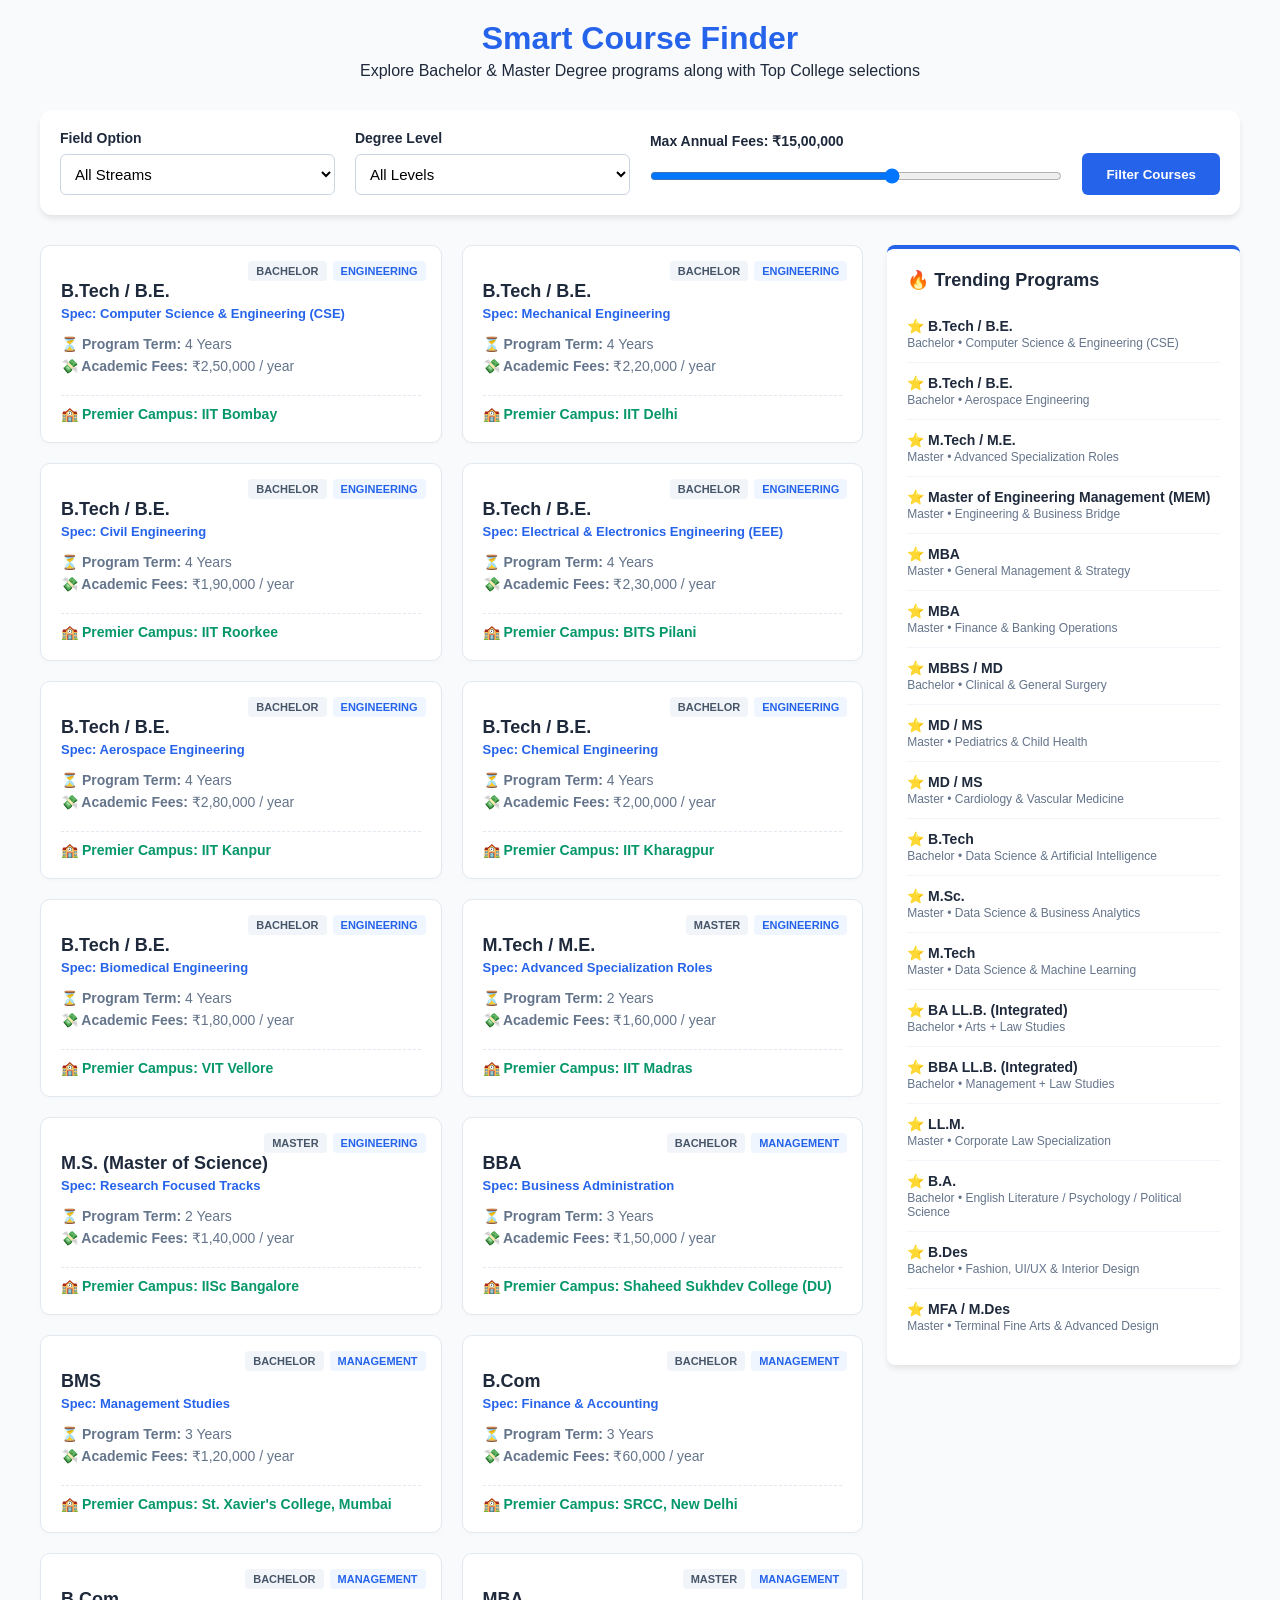
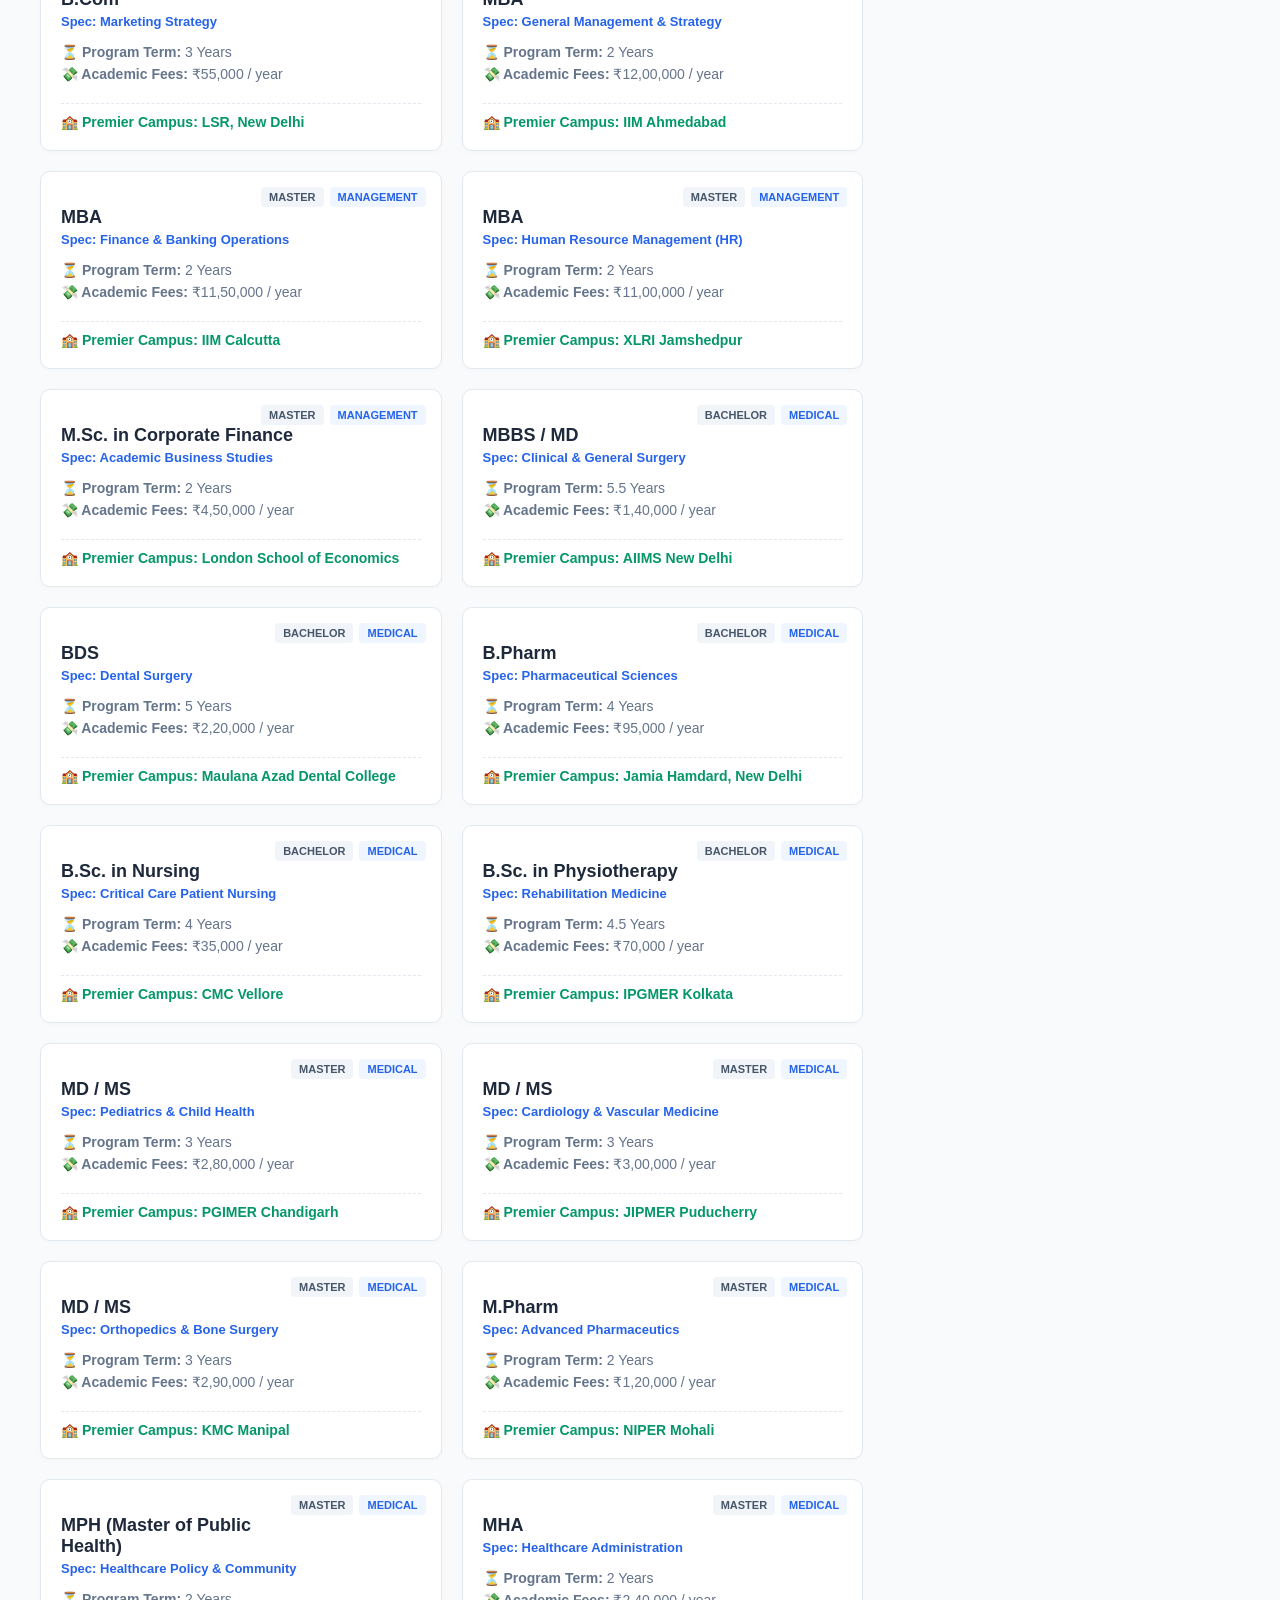
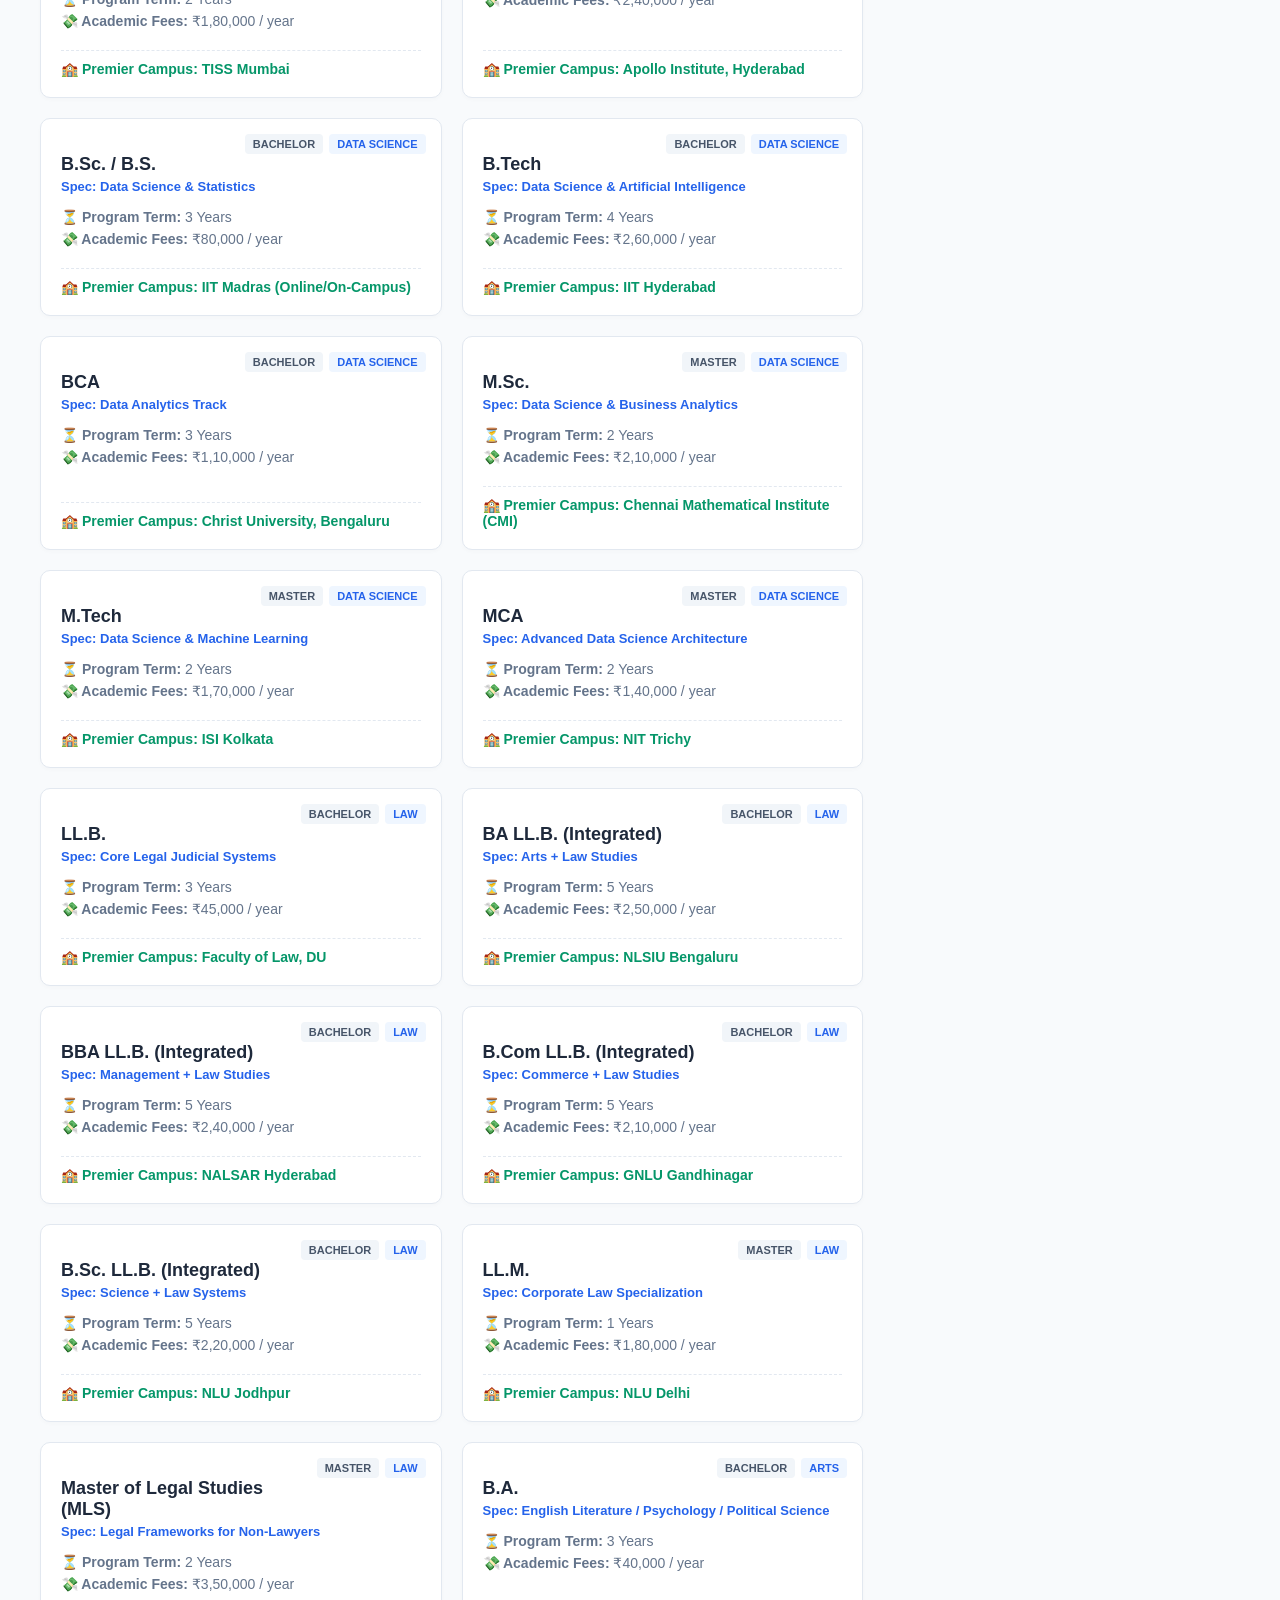
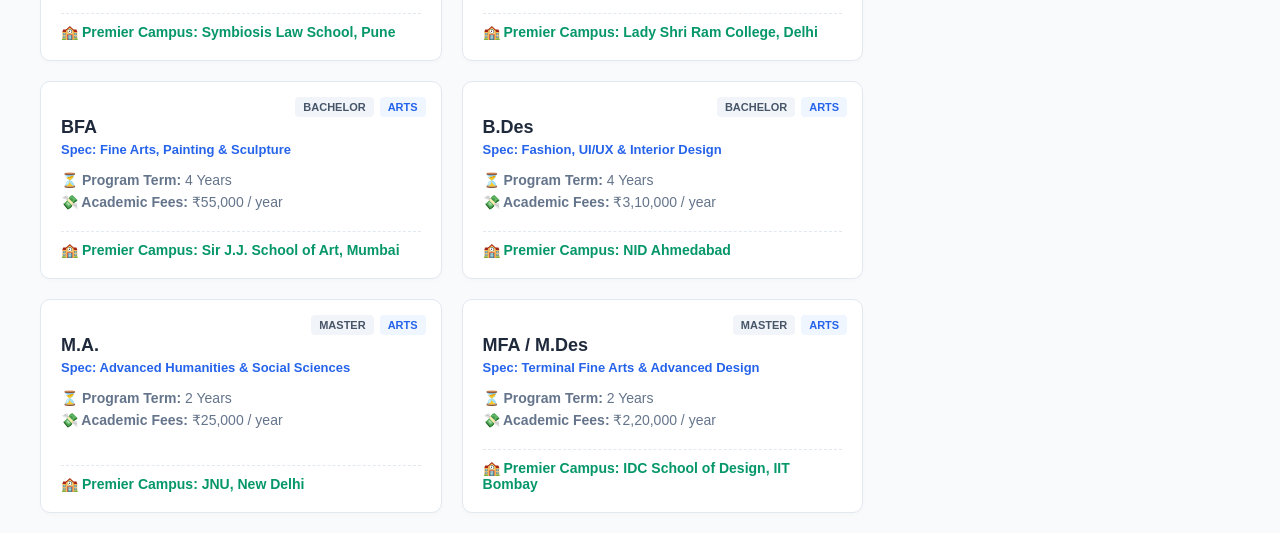
<file: course_finder.html>
<!DOCTYPE html>
<html lang="en">
<head>
    <meta charset="UTF-8">
    <meta name="viewport" content="width=device-width, initial-scale=1.0">
    <title>Comprehensive Indian Course Finder</title>
    <style>
        :root {
            --primary: #2563eb;
            --primary-hover: #1d4ed8;
            --bg-main: #f8fafc;
            --bg-card: #ffffff;
            --text-dark: #1e293b;
            --text-muted: #64748b;
            --accent: #059669;
        }

        * {
            box-sizing: border-box;
            margin: 0;
            padding: 0;
            font-family: 'Segoe UI', Tahoma, Geneva, Verdana, sans-serif;
        }

        body {
            background-color: var(--bg-main);
            color: var(--text-dark);
            padding: 20px;
        }

        .container {
            max-width: 1200px;
            margin: 0 auto;
        }

        header {
            text-align: center;
            margin-bottom: 30px;
        }

        header h1 {
            color: var(--primary);
            margin-bottom: 5px;
        }

        /* Filter Section Layout */
        .filter-wrapper {
            background: var(--bg-card);
            padding: 20px;
            border-radius: 12px;
            box-shadow: 0 4px 6px -1px rgba(0, 0, 0, 0.1);
            display: flex;
            flex-wrap: wrap;
            gap: 20px;
            align-items: flex-end;
            margin-bottom: 30px;
        }

        .filter-group {
            flex: 1;
            min-width: 180px;
            display: flex;
            flex-direction: column;
            gap: 8px;
        }

        .filter-group.wide {
            flex: 1.5;
            min-width: 250px;
        }

        .filter-group label {
            font-weight: 600;
            font-size: 14px;
        }

        .filter-group select, 
        .filter-group input[type="range"] {
            width: 100%;
            padding: 10px;
            border: 1px solid #cbd5e1;
            border-radius: 6px;
            font-size: 15px;
            background: white;
        }

        .btn-search {
            background-color: var(--primary);
            color: white;
            border: none;
            padding: 12px 24px;
            border-radius: 6px;
            font-weight: 600;
            cursor: pointer;
            transition: background 0.2s;
            height: 42px;
        }

        .btn-search:hover {
            background-color: var(--primary-hover);
        }

        /* Two-Column App Layout Grid */
        .app-layout {
            display: grid;
            grid-template-columns: 7fr 3fr;
            gap: 24px;
        }

        @media (max-width: 768px) {
            .app-layout {
                grid-template-columns: 1fr;
            }
        }

        /* Main Display Results Columns */
        .results-section {
            display: grid;
            grid-template-columns: repeat(auto-fill, minmax(300px, 1fr));
            gap: 20px;
            align-content: start;
        }

        .course-card {
            background: var(--bg-card);
            border: 1px solid #e2e8f0;
            border-radius: 10px;
            padding: 20px;
            position: relative;
            box-shadow: 0 2px 4px rgba(0,0,0,0.02);
            display: flex;
            flex-direction: column;
            justify-content: space-between;
        }

        .badges-container {
            display: flex;
            gap: 6px;
            position: absolute;
            top: 15px;
            right: 15px;
        }

        .badge {
            background: #eff6ff;
            color: var(--primary);
            padding: 4px 8px;
            border-radius: 4px;
            font-size: 11px;
            font-weight: 700;
            text-transform: uppercase;
        }

        .badge.level-badge {
            background: #f1f5f9;
            color: #475569;
        }

        .course-card h3 {
            font-size: 18px;
            margin-top: 15px;
            margin-bottom: 4px;
            padding-right: 120px;
        }

        .sub-category-text {
            font-size: 13px;
            color: var(--primary);
            font-weight: 600;
            margin-bottom: 15px;
        }

        .course-info {
            font-size: 14px;
            color: var(--text-muted);
            margin-bottom: 6px;
        }

        .college-tag {
            margin-top: 15px;
            padding-top: 10px;
            border-top: 1px dashed #e2e8f0;
            color: var(--accent);
            font-weight: 600;
            font-size: 14px;
        }

        /* Top Courses Sidebar Style Rules */
        .sidebar {
            background: var(--bg-card);
            border-top: 4px solid var(--primary);
            padding: 20px;
            border-radius: 8px;
            box-shadow: 0 4px 6px -1px rgba(0, 0, 0, 0.1);
            height: fit-content;
        }

        .sidebar h2 {
            font-size: 18px;
            margin-bottom: 15px;
        }

        .sidebar-list {
            list-style: none;
        }

        .sidebar-item {
            padding: 12px 0;
            border-bottom: 1px solid #f1f5f9;
        }

        .sidebar-item:last-child {
            border-bottom: none;
        }

        .sidebar-item div {
            font-weight: 600;
            font-size: 14px;
        }

        .sidebar-item span {
            font-size: 12px;
            color: var(--text-muted);
            display: block;
            margin-top: 2px;
        }

        .no-results {
            grid-column: 1 / -1;
            text-align: center;
            padding: 40px;
            color: var(--text-muted);
            background: var(--bg-card);
            border-radius: 10px;
            border: 1px dashed #cbd5e1;
        }
    </style>
</head>
<body>

    <div class="container">
        <header>
            <h1>Smart Course Finder</h1>
            <p>Explore Bachelor & Master Degree programs along with Top College selections</p>
        </header>

        <!-- Dynamic Filter Section Layout Component -->
        <section class="filter-wrapper">
            <div class="filter-group">
                <label for="field-select">Field Option</label>
                <select id="field-select">
                    <option value="ALL">All Streams</option>
                    <option value="Engineering">Engineering</option>
                    <option value="Management">Management</option>
                    <option value="Medical">Medical</option>
                    <option value="Arts">Arts</option>
                    <option value="Data Science">Data Science</option>
                    <option value="Law">Law</option>
                </select>
            </div>

            <div class="filter-group">
                <label for="level-select">Degree Level</label>
                <select id="level-select">
                    <option value="ALL">All Levels</option>
                    <option value="Bachelor">Bachelor Degree</option>
                    <option value="Master">Master Degree</option>
                </select>
            </div>

            <div class="filter-group wide">
                <label for="fee-range">Max Annual Fees: <span id="fee-display">₹15,00,000</span></label>
                <input type="range" id="fee-range" min="20000" max="2500000" step="25000" value="1500000">
            </div>

            <button class="btn-search" id="search-btn">Filter Courses</button>
        </section>

        <!-- App Display Screen Grid Framework Split -->
        <main class="app-layout">
            
            <!-- Target Course Display Column Component -->
            <section class="results-section" id="results-container">
                <!-- Javascript will dynamically inject cards here -->
            </section>

            <!-- Sidebar Column View Component -->
            <aside class="sidebar">
                <h2>🔥 Trending Programs</h2>
                <ul class="sidebar-list" id="sidebar-container">
                    <!-- Javascript will dynamically populate trending lists here -->
                </ul>
            </aside>

        </main>
    </div>

    <script>
        // Formatted Master Database covering all your user inputs explicitly
        const coursesDatabase = [
            // ==========================================
            // 1. ENGINEERING & TECHNOLOGY
            // ==========================================
            { id: 1, name: "B.Tech / B.E.", field: "Engineering", subCategory: "Computer Science & Engineering (CSE)", level: "Bachelor", duration: 4.0, fees: 250000, isTop: true, college: "IIT Bombay" },
            { id: 2, name: "B.Tech / B.E.", field: "Engineering", subCategory: "Mechanical Engineering", level: "Bachelor", duration: 4.0, fees: 220000, isTop: false, college: "IIT Delhi" },
            { id: 3, name: "B.Tech / B.E.", field: "Engineering", subCategory: "Civil Engineering", level: "Bachelor", duration: 4.0, fees: 190000, isTop: false, college: "IIT Roorkee" },
            { id: 4, name: "B.Tech / B.E.", field: "Engineering", subCategory: "Electrical & Electronics Engineering (EEE)", level: "Bachelor", duration: 4.0, fees: 230000, isTop: false, college: "BITS Pilani" },
            { id: 5, name: "B.Tech / B.E.", field: "Engineering", subCategory: "Aerospace Engineering", level: "Bachelor", duration: 4.0, fees: 280000, isTop: true, college: "IIT Kanpur" },
            { id: 6, name: "B.Tech / B.E.", field: "Engineering", subCategory: "Chemical Engineering", level: "Bachelor", duration: 4.0, fees: 200000, isTop: false, college: "IIT Kharagpur" },
            { id: 7, name: "B.Tech / B.E.", field: "Engineering", subCategory: "Biomedical Engineering", level: "Bachelor", duration: 4.0, fees: 180000, isTop: false, college: "VIT Vellore" },
            { id: 8, name: "B.S. in Engineering", field: "Engineering", subCategory: "General Engineering (US Track)", level: "Bachelor", duration: 4.0, fees: 2400000, isTop: false, college: "MIT (USA)" },
            { id: 9, name: "M.Tech / M.E.", field: "Engineering", subCategory: "Advanced Specialization Roles", level: "Master", duration: 2.0, fees: 160000, isTop: true, college: "IIT Madras" },
            { id: 10, name: "M.S. (Master of Science)", field: "Engineering", subCategory: "Research Focused Tracks", level: "Master", duration: 2.0, fees: 140000, isTop: false, college: "IISc Bangalore" },
            { id: 11, name: "Master of Engineering Management (MEM)", field: "Engineering", subCategory: "Engineering & Business Bridge", level: "Master", duration: 2.0, fees: 1800000, isTop: true, college: "Dartmouth College (USA)" },

            // ==========================================
            // 2. MANAGEMENT & BUSINESS
            // ==========================================
            { id: 12, name: "BBA", field: "Management", subCategory: "Business Administration", level: "Bachelor", duration: 3.0, fees: 150000, isTop: false, college: "Shaheed Sukhdev College (DU)" },
            { id: 13, name: "BMS", field: "Management", subCategory: "Management Studies", level: "Bachelor", duration: 3.0, fees: 120000, isTop: false, college: "St. Xavier's College, Mumbai" },
            { id: 14, name: "B.Com", field: "Management", subCategory: "Finance & Accounting", level: "Bachelor", duration: 3.0, fees: 60000, isTop: false, college: "SRCC, New Delhi" },
            { id: 15, name: "B.Com", field: "Management", subCategory: "Marketing Strategy", level: "Bachelor", duration: 3.0, fees: 55000, isTop: false, college: "LSR, New Delhi" },
            { id: 16, name: "MBA", field: "Management", subCategory: "General Management & Strategy", level: "Master", duration: 2.0, fees: 1200000, isTop: true, college: "IIM Ahmedabad" },
            { id: 17, name: "MBA", field: "Management", subCategory: "Finance & Banking Operations", level: "Master", duration: 2.0, fees: 1150000, isTop: true, college: "IIM Calcutta" },
            { id: 18, name: "MBA", field: "Management", subCategory: "Human Resource Management (HR)", level: "Master", duration: 2.0, fees: 1100000, isTop: false, college: "XLRI Jamshedpur" },
            { id: 19, name: "MiM (Master in Management)", field: "Management", subCategory: "Fresh Graduate Track", level: "Master", duration: 1.5, fees: 2200000, isTop: false, college: "HEC Paris (France)" },
            { id: 20, name: "M.Sc. in Corporate Finance", field: "Management", subCategory: "Academic Business Studies", level: "Master", duration: 2.0, fees: 450000, isTop: false, college: "London School of Economics" },

            // ==========================================
            // 3. MEDICAL & HEALTHCARE
            // ==========================================
            { id: 21, name: "MBBS / MD", field: "Medical", subCategory: "Clinical & General Surgery", level: "Bachelor", duration: 5.5, fees: 140000, isTop: true, college: "AIIMS New Delhi" },
            { id: 22, name: "BDS", field: "Medical", subCategory: "Dental Surgery", level: "Bachelor", duration: 5.0, fees: 220000, isTop: false, college: "Maulana Azad Dental College" },
            { id: 23, name: "B.Pharm", field: "Medical", subCategory: "Pharmaceutical Sciences", level: "Bachelor", duration: 4.0, fees: 95000, isTop: false, college: "Jamia Hamdard, New Delhi" },
            { id: 24, name: "B.Sc. in Nursing", field: "Medical", subCategory: "Critical Care Patient Nursing", level: "Bachelor", duration: 4.0, fees: 35000, isTop: false, college: "CMC Vellore" },
            { id: 25, name: "B.Sc. in Physiotherapy", field: "Medical", subCategory: "Rehabilitation Medicine", level: "Bachelor", duration: 4.5, fees: 70000, isTop: false, college: "IPGMER Kolkata" },
            { id: 26, name: "MD / MS", field: "Medical", subCategory: "Pediatrics & Child Health", level: "Master", duration: 3.0, fees: 280000, isTop: true, college: "PGIMER Chandigarh" },
            { id: 27, name: "MD / MS", field: "Medical", subCategory: "Cardiology & Vascular Medicine", level: "Master", duration: 3.0, fees: 300000, isTop: true, college: "JIPMER Puducherry" },
            { id: 28, name: "MD / MS", field: "Medical", subCategory: "Orthopedics & Bone Surgery", level: "Master", duration: 3.0, fees: 290000, isTop: false, college: "KMC Manipal" },
            { id: 29, name: "M.Pharm", field: "Medical", subCategory: "Advanced Pharmaceutics", level: "Master", duration: 2.0, fees: 120000, isTop: false, college: "NIPER Mohali" },
            { id: 30, name: "MPH (Master of Public Health)", field: "Medical", subCategory: "Healthcare Policy & Community", level: "Master", duration: 2.0, fees: 180000, isTop: false, college: "TISS Mumbai" },
            { id: 31, name: "MHA", field: "Medical", subCategory: "Healthcare Administration", level: "Master", duration: 2.0, fees: 240000, isTop: false, college: "Apollo Institute, Hyderabad" },

            // ==========================================
            // 4. DATA SCIENCE & ARTIFICIAL INTELLIGENCE
            // ==========================================
            { id: 32, name: "B.Sc. / B.S.", field: "Data Science", subCategory: "Data Science & Statistics", level: "Bachelor", duration: 3.0, fees: 80000, isTop: false, college: "IIT Madras (Online/On-Campus)" },
            { id: 33, name: "B.Tech", field: "Data Science", subCategory: "Data Science & Artificial Intelligence", level: "Bachelor", duration: 4.0, fees: 260000, isTop: true, college: "IIT Hyderabad" },
            { id: 34, name: "BCA", field: "Data Science", subCategory: "Data Analytics Track", level: "Bachelor", duration: 3.0, fees: 110000, isTop: false, college: "Christ University, Bengaluru" },
            { id: 35, name: "M.Sc.", field: "Data Science", subCategory: "Data Science & Business Analytics", level: "Master", duration: 2.0, fees: 210000, isTop: true, college: "Chennai Mathematical Institute (CMI)" },
            { id: 36, name: "M.Tech", field: "Data Science", subCategory: "Data Science & Machine Learning", level: "Master", duration: 2.0, fees: 170000, isTop: true, college: "ISI Kolkata" },
            { id: 37, name: "MCA", field: "Data Science", subCategory: "Advanced Data Science Architecture", level: "Master", duration: 2.0, fees: 140000, isTop: false, college: "NIT Trichy" },

            // ==========================================
            // 5. LAW
            // ==========================================
            { id: 38, name: "LL.B.", field: "Law", subCategory: "Core Legal Judicial Systems", level: "Bachelor", duration: 3.0, fees: 45000, isTop: false, college: "Faculty of Law, DU" },
            { id: 39, name: "BA LL.B. (Integrated)", field: "Law", subCategory: "Arts + Law Studies", level: "Bachelor", duration: 5.0, fees: 250000, isTop: true, college: "NLSIU Bengaluru" },
            { id: 40, name: "BBA LL.B. (Integrated)", field: "Law", subCategory: "Management + Law Studies", level: "Bachelor", duration: 5.0, fees: 240000, isTop: true, college: "NALSAR Hyderabad" },
            { id: 41, name: "B.Com LL.B. (Integrated)", field: "Law", subCategory: "Commerce + Law Studies", level: "Bachelor", duration: 5.0, fees: 210000, isTop: false, college: "GNLU Gandhinagar" },
            { id: 42, name: "B.Sc. LL.B. (Integrated)", field: "Law", subCategory: "Science + Law Systems", level: "Bachelor", duration: 5.0, fees: 220000, isTop: false, college: "NLU Jodhpur" },
            { id: 43, name: "J.D. (Juris Doctor)", field: "Law", subCategory: "International Advocacy (Post-Grad)", level: "Bachelor", duration: 3.0, fees: 3200000, isTop: false, college: "Harvard Law School (USA)" },
            { id: 44, name: "LL.M.", field: "Law", subCategory: "Corporate Law Specialization", level: "Master", duration: 1.0, fees: 180000, isTop: true, college: "NLU Delhi" },
            { id: 45, name: "Master of Legal Studies (MLS)", field: "Law", subCategory: "Legal Frameworks for Non-Lawyers", level: "Master", duration: 2.0, fees: 350000, isTop: false, college: "Symbiosis Law School, Pune" },

            // ==========================================
            // 6. ARTS & HUMANITIES
            // ==========================================
            { id: 46, name: "B.A.", field: "Arts", subCategory: "English Literature / Psychology / Political Science", level: "Bachelor", duration: 3.0, fees: 40000, isTop: true, college: "Lady Shri Ram College, Delhi" },
            { id: 47, name: "BFA", field: "Arts", subCategory: "Fine Arts, Painting & Sculpture", level: "Bachelor", duration: 4.0, fees: 55000, isTop: false, college: "Sir J.J. School of Art, Mumbai" },
            { id: 48, name: "B.Des", field: "Arts", subCategory: "Fashion, UI/UX & Interior Design", level: "Bachelor", duration: 4.0, fees: 310000, isTop: true, college: "NID Ahmedabad" },
            { id: 49, name: "M.A.", field: "Arts", subCategory: "Advanced Humanities & Social Sciences", level: "Master", duration: 2.0, fees: 25000, isTop: false, college: "JNU, New Delhi" },
            { id: 50, name: "MFA / M.Des", field: "Arts", subCategory: "Terminal Fine Arts & Advanced Design", level: "Master", duration: 2.0, fees: 220000, isTop: true, college: "IDC School of Design, IIT Bombay" }
        ];

        // Target Selectors
        const fieldSelect = document.getElementById('field-select');
        const levelSelect = document.getElementById('level-select');
        const feeRange = document.getElementById('fee-range');
        const feeDisplay = document.getElementById('fee-display');
        const searchBtn = document.getElementById('search-btn');
        const resultsContainer = document.getElementById('results-container');
        const sidebarContainer = document.getElementById('sidebar-container');

        // Format system using standard Indian Rupee Currency Syntax Structure
        function formatRupee(val) {
            return '₹' + parseInt(val).toLocaleString('en-IN');
        }

        // Handle Realtime Filter UI Value Adjustments 
        feeRange.addEventListener('input', (e) => {
            feeDisplay.textContent = formatRupee(e.target.value);
        });

        // Load Sidebar Components Matching (is_top_course = TRUE)
        function renderSidebar() {
            const topCourses = coursesDatabase.filter(c => c.isTop);
            sidebarContainer.innerHTML = topCourses.map(course => `
                <li class="sidebar-item">
                    <div>⭐ ${course.name}</div>
                    <span>${course.level} • ${course.subCategory}</span>
                </li>
            `).join('');
        }

        // Main Evaluation Search Query Loop Routine
        function searchCourses() {
            const selectedField = fieldSelect.value;
            const selectedLevel = levelSelect.value;
            const maxBudget = parseInt(feeRange.value);

            // Core Filtering Block Matrix
            const filtered = coursesDatabase.filter(course => {
                const matchesField = (selectedField === 'ALL' || course.field === selectedField);
                const matchesLevel = (selectedLevel === 'ALL' || course.level === selectedLevel);
                const matchesFees = (course.fees <= maxBudget);
                return matchesField && matchesLevel && matchesFees;
            });

            resultsContainer.innerHTML = '';

            if (filtered.length === 0) {
                resultsContainer.innerHTML = `
                    <div class="no-results">
                        <h3>No Degree Paths Match Your Filters</h3>
                        <p>Try lifting your Maximum Annual Fees slider or changing stream allocations.</p>
                    </div>`;
                return;
            }

            // Map dataset directly into modern flex cards array allocations
            resultsContainer.innerHTML = filtered.map(course => `
                <div class="course-card">
                    <div class="badges-container">
                        <span class="badge level-badge">${course.level}</span>
                        <span class="badge">${course.field}</span>
                    </div>
                    <div>
                        <h3>${course.name}</h3>
                        <div class="sub-category-text">Spec: ${course.subCategory}</div>
                        <p class="course-info"><strong>⏳ Program Term:</strong> ${course.duration} Years</p>
                        <p class="course-info"><strong>💸 Academic Fees:</strong> ${formatRupee(course.fees)} / year</p>
                    </div>
                    <div class="college-tag">🏫 Premier Campus: ${course.college}</div>
                </div>
            `).join('');
        }

        // Init Triggers
        searchBtn.addEventListener('click', searchCourses);
        renderSidebar();
        searchCourses();
    </script>
</body>
</html>
</file>
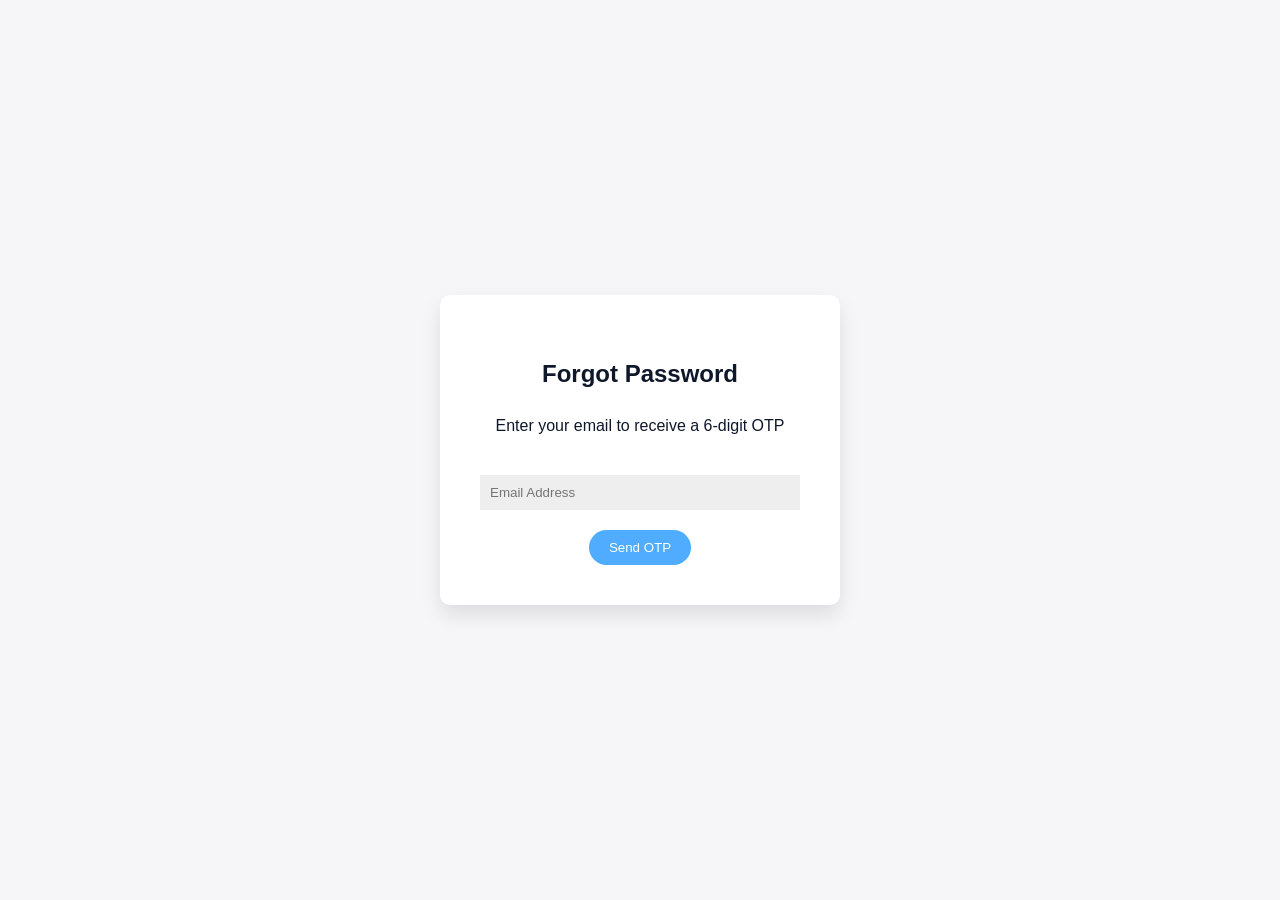
<file: forgot_password.html>
<!DOCTYPE html>
<html>
<head>
    <title>Reset Password</title>
    <link rel="stylesheet" href="style (2).css">
</head>
<body style="display:flex; justify-content:center; align-items:center; height:100vh; background:#f6f5f7;">
    <div style="background:#fff; padding:40px; border-radius:10px; box-shadow:0 10px 20px rgba(0,0,0,0.1); text-align:center; width:400px;">
        <h2>Forgot Password</h2>
        <p>Enter your email to receive a 6-digit OTP</p>
        <form action="send_otp.php" method="POST">
            <input type="email" name="email" placeholder="Email Address" required style="width:100%; padding:10px; margin:20px 0; background:#eee; border:none;">
            <button type="submit" style="background:#4facfe; color:#fff; border:none; padding:10px 20px; border-radius:20px; cursor:pointer;">Send OTP</button>
        </form>
    </div>
</body>
</html>
</file>
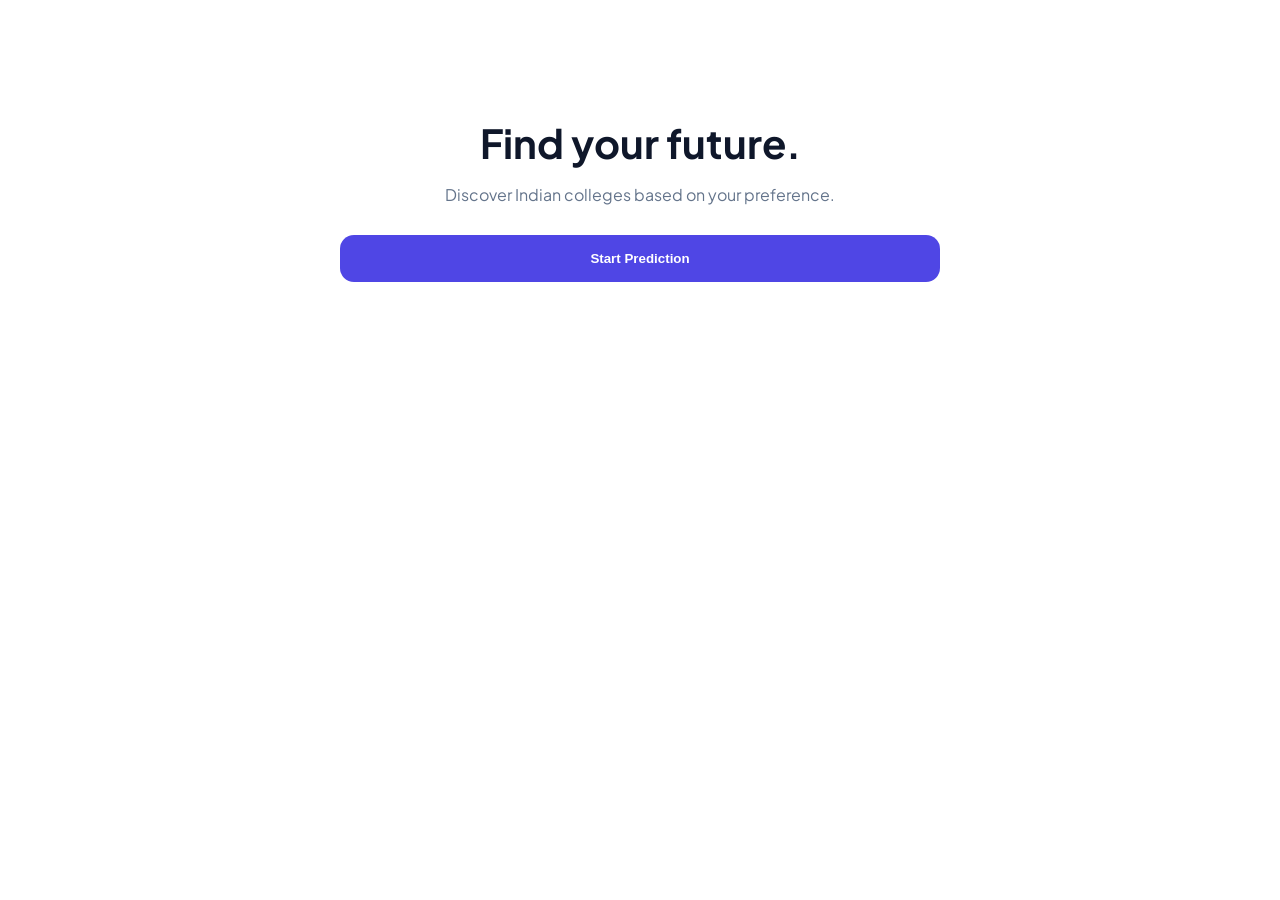
<file: predictor.html>
<!DOCTYPE html>
<html lang="en">
<head>
    <meta charset="UTF-8">
    <meta name="viewport" content="width=device-width, initial-scale=1.0">
    <title>SmartPath | College Predictor</title>
    <link href="https://fonts.googleapis.com/css2?family=Plus+Jakarta+Sans:wght=400;500;600;700&display=swap" rel="stylesheet">
    <style>
        :root { --primary: #4f46e5; --text-dark: #0f172a; --text-light: #64748b; --border: #f1f5f9; }
        body { font-family: 'Plus Jakarta Sans', sans-serif; margin: 0; background-color: #ffffff; color: var(--text-dark); }
        .container { width: 100%; max-width: 600px; margin: 0 auto; padding: 40px 20px; }
        #wizard { background: white; border-radius: 28px; padding: 32px; border: 1px solid var(--border); box-shadow: 0 10px 30px rgba(0,0,0,0.04); }
        .progress-bar { height: 6px; background: #f1f5f9; border-radius: 10px; margin-bottom: 25px; overflow: hidden; }
        .progress-fill { height: 100%; background: var(--primary); transition: 0.4s; width: 0%; }
        
        input, select { 
            width: 100%; padding: 16px; border-radius: 14px; border: 2px solid #f1f5f9; 
            font-size: 16px; box-sizing: border-box; background: #f8fafc; font-family: inherit; 
            outline: none; transition: all 0.3s ease; 
        }
        input:focus, select:focus { border-color: var(--primary); background: #fff; box-shadow: 0 0 0 4px rgba(79, 70, 229, 0.1); }
        
        button { padding: 16px; border-radius: 14px; border: none; cursor: pointer; font-weight: 700; width: 100%; transition: all 0.2s ease; user-select: none; outline: none; }
        button:hover { transform: translateY(-2px); filter: brightness(1.1); box-shadow: 0 5px 15px rgba(0,0,0,0.1); }
        button:active { transform: translateY(0px) scale(0.96); filter: brightness(0.9); }
        
        .btn-main { background: var(--primary); color: white; }
        .btn-outline { background: white; border: 1px solid var(--border); color: var(--text-dark); }
        .results-list { display: flex; flex-direction: column; gap: 20px; margin-top: 30px; }
        .college-card { padding: 25px; border-radius: 24px; border: 1px solid var(--border); box-shadow: 0 4px 15px rgba(0,0,0,0.02); }
        .tag { font-size: 10px; padding: 4px 8px; border-radius: 6px; color: white; font-weight: 800; text-transform: uppercase; margin-bottom: 8px; display: inline-block; }
        .safe { background: #10b981; }
        .no-results { text-align: center; padding: 40px; color: var(--text-light); }
        .detail-grid { display: grid; grid-template-columns: 1fr 1fr; gap: 10px; margin-top: 15px; }
        .detail-item { background: #f8fafc; padding: 10px; border-radius: 10px; font-size: 13px; }
        [hidden] { display: none !important; }
    </style>
</head>
<body>

<div class="container">
    <div id="landing">
        <div style="text-align: center; padding: 50px 0;">
            <h1 style="font-size: 40px; margin-bottom: 10px;">Find your future.</h1>
            <p style="color: var(--text-light); margin-bottom: 30px;">Discover Indian colleges based on your preference.</p>
            <button class="btn-main" onclick="startWizard()">Start Prediction</button>
        </div>
    </div>

    <div id="wizard" hidden>
        <div class="progress-bar"><div id="fill" class="progress-fill"></div></div>
        <h2 id="q-title" style="margin-bottom: 20px;"></h2>
        <div id="q-content"></div>
        <div style="margin-top: 25px; display: flex; gap: 10px;">
            <button id="back-btn" class="btn-outline" style="flex:1" onclick="prevStep()">Back</button>
            <button id="next-btn" class="btn-main" style="flex:2" onclick="handleNext()">Continue</button>
        </div>
    </div>

    <div id="dashboard" hidden>
        <h2 style="text-align: center;">Top Matches for You</h2>
        <p id="filter-info" style="text-align: center; font-size: 14px; color: var(--text-light); margin-top: -15px;"></p>
        <div id="results-list" class="results-list"></div>
        <button class="btn-outline" style="margin-top: 30px;" onclick="location.reload()">Reset Search</button>
    </div>
</div>

<script>
    let DB = [];
    let step = 0;
    let profile = { state: "", ownership: "", type: "", score: null, budget: 1000000 };

    const indiaStates = [
        "Andhra Pradesh", "Arunachal Pradesh", "Assam", "Bihar", "Chhattisgarh", "Goa", "Gujarat", 
        "Haryana", "Himachal Pradesh", "Jharkhand", "Karnataka", "Kerala", "Madhya Pradesh", 
        "Maharashtra", "Manipur", "Meghalaya", "Mizoram", "Nagaland", "Odisha", "Punjab", 
        "Rajasthan", "Sikkim", "Tamil Nadu", "Telangana", "Tripura", "Uttar Pradesh", 
        "Uttarakhand", "West Bengal", "Delhi", "Chandigarh", "Puducherry"
    ];

    const questions = [
        { title: "Which state are you interested in?", key: "state", type: "datalist", options: indiaStates },
        { title: "College Category", key: "ownership", type: "select", options: ["Government", "Private", "Any"] },
        { title: "Field of Study", key: "type", type: "select", options: ["Engineering", "Management", "Medical", "Arts", "Design"] },
        { title: "Entrance Score (0-100)", key: "score", type: "number" },
        { title: "Max Annual Fee Budget", key: "budget", type: "range", min: 20000, max: 1500000, step: 10000 }
    ];

    // Formats raw currency values and converts single-digit values to Lakhs
    const formatINR = (v) => {
        if (v === null || v === undefined || v === "" || v === 0) return "Data Not Available";
        let numericValue = Number(v);
        
        // Handles database values saved as small metrics (e.g., 6 or 9) instead of large raw amounts
        if (numericValue < 100 && numericValue > 0) {
            return "₹" + numericValue.toFixed(2) + " Lakhs";
        }
        return "₹" + numericValue.toLocaleString('en-IN');
    };

    // Converts missing or placeholder values to 'Data Not Available'
    // Converts text configurations into standardized text titles (e.g. Medium)
    const cleanCutoffValue = (val) => {
        if (val === null || val === undefined || val === "") {
            return "Data Not Available";
        }

        let stringVal = String(val).trim();

        // If data contains categorical level designations (High, Medium, Low)
        if (isNaN(stringVal) && stringVal.toLowerCase() !== 'null') {
            return stringVal.charAt(0).toUpperCase() + stringVal.slice(1).toLowerCase();
        }

        if (stringVal === "0" || stringVal === "0%") {
            return "Data Not Available";
        }
        
        return stringVal.includes("%") ? stringVal : stringVal + "%";
    };

    async function startWizard() {
        try {
            const response = await fetch('get_colleges.php');
            DB = await response.json();
            if(DB.error) { alert(DB.error); return; }
            document.getElementById("landing").hidden = true;
            document.getElementById("wizard").hidden = false;
            render();
        } catch (e) { alert("Connection Error: Check if get_colleges.php is working correctly."); }
    }

    function render() {
        const q = questions[step];
        document.getElementById("q-title").innerText = q.title;
        document.getElementById("fill").style.width = ((step + 1) / questions.length * 100) + "%";
        
        let html = "";
        if (q.type === "datalist") {
            html = `<input type="text" id="input-val" list="state-list" placeholder="Search state..." value="${profile.state}">
                    <datalist id="state-list">${q.options.map(o => `<option value="${o}">`).join('')}</datalist>`;
        } else if (q.type === "select") {
            html = `<select id="input-val">${q.options.map(o => `<option value="${o}" ${profile[q.key] === o ? 'selected' : ''}>${o}</option>`).join('')}</select>`;
        } else if (q.type === "number") {
            html = `<input type="number" id="input-val" placeholder="Enter score (0-100)" min="0" max="100" value="${profile.score || ''}">`;
        } else if (q.type === "range") {
            html = `<input type="range" id="input-val" min="${q.min}" max="${q.max}" step="${q.step}" value="${profile.budget}" oninput="this.nextElementSibling.innerText = formatINR(this.value)">
                    <div style="text-align:center; font-weight:bold; margin-top:10px;">${formatINR(profile.budget)}</div>`;
        }
        document.getElementById("q-content").innerHTML = html;
        document.getElementById("back-btn").style.visibility = step === 0 ? "hidden" : "visible";
        if(document.getElementById("input-val") && q.type !== "range") document.getElementById("input-val").focus();
    }

    function handleNext() {
        const input = document.getElementById("input-val");
        const val = input.value;
        const q = questions[step];

        if (q.key === "score" && (val === "" || val < 0 || val > 100)) {
            alert("Please enter a valid score between 0 and 100.");
            return;
        }
        if(!val && q.type !== "range") { alert("Please provide an answer."); return; }
        
        profile[q.key] = (q.type === "number" || q.type === "range") ? Number(val) : val;
        if (step < questions.length - 1) { step++; render(); } else { showResults(); }
    }

    function prevStep() { if (step > 0) { step--; render(); } }

    function showResults() {
        document.getElementById("wizard").hidden = true;
        document.getElementById("dashboard").hidden = false;
        document.getElementById("filter-info").innerText = `Showing 75%+ matches in ${profile.state}`;

        const results = DB.filter(c => c.state.toLowerCase() === profile.state.toLowerCase())
            .map(c => {
                let s = 100;
                
                // Normalizes cutoff strings for standard baseline algorithm comparison logic
                let targetCutoff = isNaN(c.cutoff) ? 50 : Number(c.cutoff);
                if (profile.score < targetCutoff) s -= (targetCutoff - profile.score) * 5;
                
                let numericFee = Number(c.fee);
                let actualFee = numericFee < 100 ? numericFee * 100000 : numericFee;
                if (actualFee > profile.budget) s -= 20;
                
                if (c.type !== profile.type) s -= 25;
                if (profile.ownership !== "Any" && c.ownership && c.ownership !== profile.ownership) s -= 30;
                return { ...c, match: Math.min(Math.max(s, 0), 100) };
            })
            .filter(c => c.match >= 75)
            .sort((a, b) => b.match - a.match);

        const list = document.getElementById("results-list");
        if (results.length === 0) {
            list.innerHTML = `<div class="no-results"><h3>No high-match colleges found.</h3><p>Try increasing your budget or score to see more options.</p></div>`;
        } else {
            list.innerHTML = results.map(c => `
                <div class="college-card">
                    <span class="tag safe">Excellent Match</span>
                    <h3 style="margin:5px 0;">${c.name}</h3>
                    <small style="color:var(--text-light)">${c.type} • ${c.state}</small>
                    <div class="detail-grid">
                        <div class="detail-item"><b>Package:</b> ₹${c.pkg} LPA</div>
                        <div class="detail-item"><b>Fees:</b> ${formatINR(c.fee)}</div>
                        <div class="detail-item"><b>Cutoff:</b> ${cleanCutoffValue(c.cutoff)}</div>
                        <div class="detail-item"><b>Match:</b> ${Math.round(c.match)}%</div>
                    </div>
                </div>
            `).join('');
        }
    }
</script>
</body>
</html>
</file>
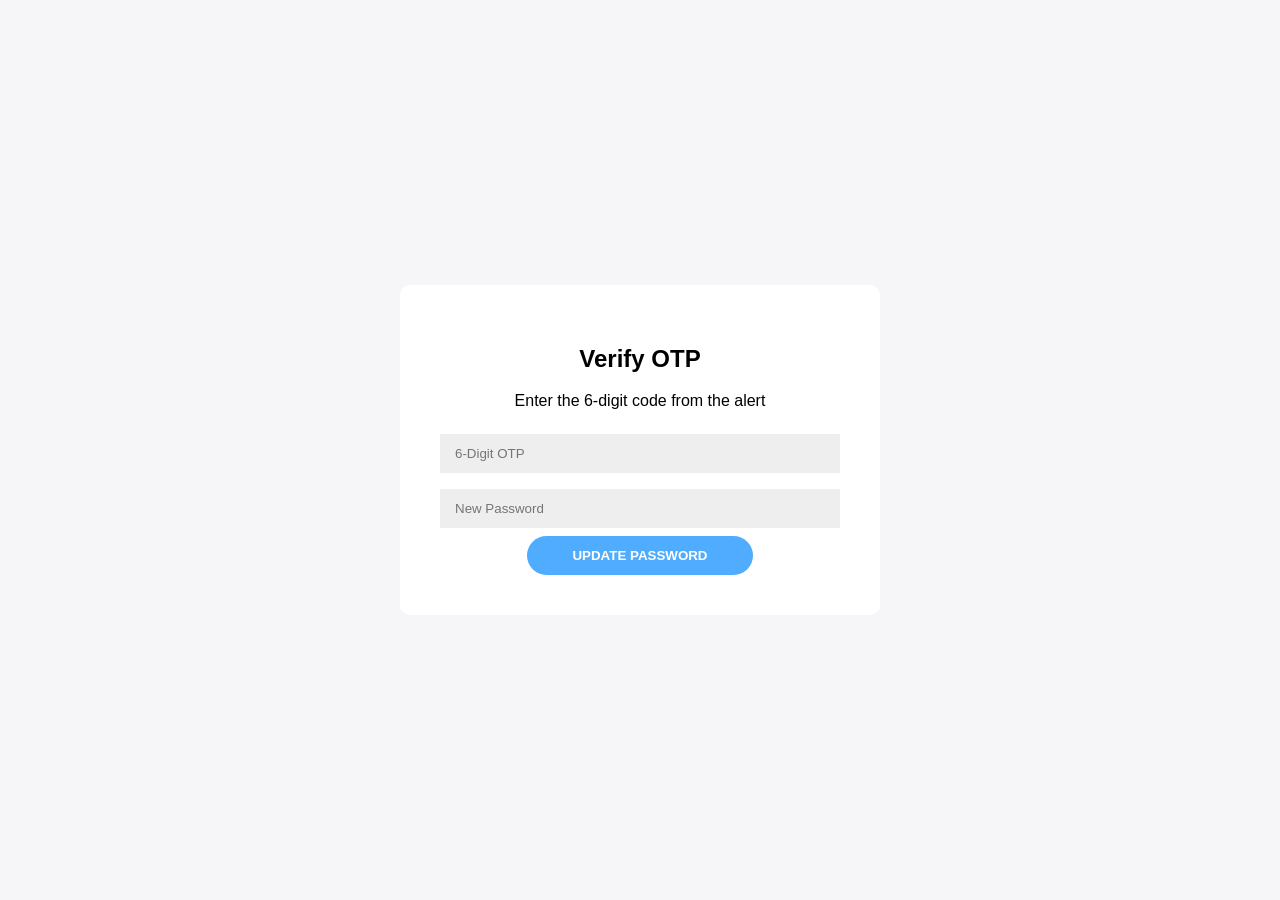
<file: verify_otp.html>
<!DOCTYPE html>
<html lang="en">
<head>
    <meta charset="UTF-8">
    <title>Verify OTP - College Finder</title>
    <style>
        body { background: #f6f5f7; display: flex; justify-content: center; align-items: center; height: 100vh; margin: 0; font-family: sans-serif; }
        .verify-box { background: #fff; border-radius: 10px; shadow: 0 14px 28px rgba(0,0,0,0.25); padding: 40px; width: 400px; text-align: center; }
        input { background-color: #eee; border: none; padding: 12px 15px; margin: 8px 0; width: 100%; box-sizing: border-box; }
        button { border-radius: 20px; border: none; background-color: #4facfe; color: #fff; padding: 12px 45px; cursor: pointer; text-transform: uppercase; font-weight: bold; }
    </style>
</head>
<body>
    <div class="verify-box">
        <h2>Verify OTP</h2>
        <p>Enter the 6-digit code from the alert</p>
        
        <form action="reset_final.php" method="POST">
            <!-- Hidden field for email -->
            <input type="hidden" name="email" id="email_input">
            
            <input type="text" name="otp" placeholder="6-Digit OTP" required maxlength="6">
            <input type="password" name="new_password" placeholder="New Password" required>
            
            <button type="submit">Update Password</button>
        </form>
    </div>

    <script>
        // Automatically pull email from URL[cite: 3]
        const urlParams = new URLSearchParams(window.location.search);
        const email = urlParams.get('email');
        if (email) {
            document.getElementById('email_input').value = email;
        }
    </script>
</body>
</html>
</file>
<file: style (2).css>
/* College Finder India — EdTech theme */
:root {
  --navy: #0f172a;
  --blue: #2563eb;
  --blue-hover: #1d4ed8;
  --bg: #f8fafc;
  --surface: #f1f5f9;
  --surface-card: #ffffff;
  --text: #0f172a;
  --muted: #64748b;
  --border: rgba(15, 23, 42, 0.08);
  --glass: rgba(255, 255, 255, 0.72);
  --header-h: 72px;
  --radius: 14px;
  --radius-lg: 20px;
  --shadow: 0 4px 24px rgba(15, 23, 42, 0.08);
  --shadow-lg: 0 20px 50px rgba(15, 23, 42, 0.12);
  --font: "Plus Jakarta Sans", system-ui, sans-serif;
  --ease: cubic-bezier(0.4, 0, 0.2, 1);
}

*,
*::before,
*::after {
  box-sizing: border-box;
}

html {
  scroll-behavior: smooth;
  overflow-x: hidden;
  overflow-y: auto;
}

body {
  margin: 0;
  font-family: var(--font);
  color: var(--text);
  background: var(--bg);
  line-height: 1.6;
  overflow-x: hidden;
  overflow-y: auto;
}

img {
  max-width: 100%;
  height: auto;
  display: block;
}

a {
  color: inherit;
  text-decoration: none;
}

ul {
  list-style: none;
  margin: 0;
  padding: 0;
}

.sr-only {
  position: absolute;
  width: 1px;
  height: 1px;
  padding: 0;
  margin: -1px;
  overflow: hidden;
  clip: rect(0, 0, 0, 0);
  white-space: nowrap;
  border: 0;
}

.container {
  width: min(1200px, 100%);
  margin-inline: auto;
}

.container.narrow {
  width: min(720px, 92%);
}

/* Lucide SVG sizing */
[data-lucide],
.brand-mark svg,
.nav-toggle svg,
.slider-btn svg,
.btn-primary svg,
.hero-search__field svg,
.footer-contact svg,
.social-row svg,
.modal__close svg,
.back-to-top svg,
.about-block h2 svg,
.check-list svg,
.course-chips span svg {
  width: 1.15em;
  height: 1.15em;
  flex-shrink: 0;
}

.nav-dropdown__trigger svg {
  width: 0.9em;
  height: 0.9em;
  transition: transform 0.22s var(--ease);
}

.nav-dropdown.is-open .nav-dropdown__trigger svg {
  transform: rotate(180deg);
}

/* —— Glass sticky header —— */
.glass-header.site-header {
  position: sticky;
  top: 0;
  z-index: 1000;
  background: linear-gradient(
    110deg,
    rgba(236, 244, 255, 0.92) 0%,
    rgba(244, 238, 255, 0.9) 48%,
    rgba(255, 243, 235, 0.9) 100%
  );
  backdrop-filter: blur(16px);
  -webkit-backdrop-filter: blur(16px);
  border-bottom: 1px solid #d8e4ff;
  box-shadow: 0 1px 0 rgba(255, 255, 255, 0.75) inset, 0 8px 22px rgba(41, 82, 190, 0.08);
}

.navbar {
  min-height: var(--header-h);
  display: flex;
  align-items: center;
  justify-content: space-between;
  gap: 1rem;
}

.brand {
  display: inline-flex;
  align-items: center;
  gap: 0.55rem;
  font-weight: 700;
  font-size: 1.12rem;
  color: var(--navy);
}

.brand-mark {
  width: 42px;
  height: 42px;
  border-radius: 12px;
  
  display: grid;
  place-items: center;
}

.brand-mark svg {
  width: 22px;
  height: 22px;
}

.nav-toggle {
  display: none;
  width: 44px;
  height: 44px;
  border: 1px solid var(--border);
  border-radius: 12px;
  background: var(--surface-card);
  color: var(--navy);
  cursor: pointer;
  align-items: center;
  justify-content: center;
}

.nav-panel {
  display: flex;
  align-items: center;
  gap: 1.25rem;
}

.nav-links {
  display: flex;
  align-items: center;
  flex-wrap: wrap;
  gap: 0.2rem 1.1rem;
}

.nav-links > li > a:not(.btn-login) {
  font-weight: 500;
  color: var(--muted);
  padding: 0.4rem 0;
  border-bottom: 2px solid transparent;
  transition: color 0.2s var(--ease), border-color 0.2s var(--ease);
}

.nav-links > li > a:not(.btn-login):hover,
.nav-links > li > a:not(.btn-login):focus-visible,
.nav-links > li > a.is-active {
  color: var(--navy);
  border-bottom-color: var(--blue);
  outline: none;
}

.nav-dropdown {
  position: relative;
}

.nav-dropdown__trigger {
  display: inline-flex;
  align-items: center;
  gap: 0.35rem;
  border: none;
  background: transparent;
  font: inherit;
  font-weight: 500;
  color: var(--muted);
  cursor: pointer;
  padding: 0.4rem 0;
  border-bottom: 2px solid transparent;
  transition: color 0.2s var(--ease), border-color 0.2s var(--ease);
}

.nav-dropdown__trigger:hover,
.nav-dropdown__trigger:focus-visible,
.nav-dropdown.is-open .nav-dropdown__trigger {
  color: var(--navy);
  border-bottom-color: var(--blue);
  outline: none;
}

.mega-menu {
  position: absolute;
  top: calc(100% + 12px);
  left: 0;
  min-width: min(520px, 85vw);
  padding: 1rem;
  display: grid;
  grid-template-columns: repeat(4, 1fr);
  gap: 1rem;
  background: var(--surface-card);
  border-radius: var(--radius);
  border: 1px solid var(--border);
  box-shadow: var(--shadow-lg);
  opacity: 0;
  visibility: hidden;
  transform: translateY(8px);
  transition: opacity 0.25s var(--ease), visibility 0.25s, transform 0.25s var(--ease);
  z-index: 60;
}

.nav-dropdown:hover .mega-menu,
.nav-dropdown:focus-within .mega-menu,
.nav-dropdown.is-open .mega-menu {
  opacity: 1;
  visibility: visible;
  transform: translateY(0);
}

.mega-col {
  display: flex;
  flex-direction: column;
  gap: 0.35rem;
}

.mega-label {
  font-size: 0.72rem;
  font-weight: 700;
  text-transform: uppercase;
  letter-spacing: 0.06em;
  color: var(--blue);
  margin-bottom: 0.25rem;
}

.mega-col a {
  font-size: 0.9rem;
  font-weight: 500;
  color: var(--text);
  padding: 0.35rem 0.25rem;
  border-radius: 8px;
  transition: background 0.2s, color 0.2s;
}

.mega-col a:hover,
.mega-col a:focus-visible {
  background: var(--surface);
  color: var(--blue);
  outline: none;
}

/* Courses mega — 5 streams */
.mega-menu--courses {
  min-width: 240px;
  width: 280px;
  grid-template-columns: 1fr;
  gap: 0.35rem;
  padding: 0.55rem;
}

.mega-cat {
  display: flex;
  flex-direction: row;
  align-items: center;
  justify-content: flex-start;
  gap: 0.55rem;
  padding: 0.65rem 0.75rem;
  border: 1px solid var(--border);
  border-radius: 10px;
  background: var(--surface-card);
  font: inherit;
  font-size: 0.88rem;
  font-weight: 600;
  color: var(--navy);
  cursor: pointer;
  text-align: left;
  transition: transform 0.2s var(--ease), border-color 0.2s, box-shadow 0.2s,
    background 0.2s, color 0.2s;
}

.mega-cat svg {
  width: 22px;
  height: 22px;
  color: var(--blue);
}

.mega-cat:hover,
.mega-cat:focus-visible {
  background: linear-gradient(90deg, #eff6ff 0%, #f8fbff 100%);
  border-color: rgba(37, 99, 235, 0.35);
  color: var(--blue);
  box-shadow: 0 6px 16px rgba(37, 99, 235, 0.16);
  transform: translateY(-1px);
  outline: none;
}

.btn-login {
  display: inline-flex;
  align-items: center;
  justify-content: center;
  padding: 0.55rem 1.2rem;
  background: var(--blue);
  color: #fff !important;
  font-weight: 600;
  font-size: 0.95rem;
  border-radius: 999px;
  box-shadow: 0 4px 14px rgba(37, 99, 235, 0.35);
  transition: background 0.2s var(--ease), transform 0.2s var(--ease),
    box-shadow 0.2s var(--ease);
}

.btn-login:hover,
.btn-login:focus-visible {
  background: var(--blue-hover);
  transform: translateY(-2px);
  box-shadow: 0 8px 22px rgba(37, 99, 235, 0.4);
  outline: none;
}

.btn-primary {
  display: inline-flex;
  align-items: center;
  justify-content: center;
  gap: 0.35rem;
  padding: 0.65rem 1.15rem;
  border: none;
  border-radius: 10px;
  background: var(--blue);
  color: #fff;
  font-weight: 600;
  font-family: inherit;
  font-size: 0.95rem;
  cursor: pointer;
  transition: background 0.2s, transform 0.2s, opacity 0.2s;
}

.btn-primary:hover:not(:disabled),
.btn-primary:focus-visible:not(:disabled) {
  background: var(--blue-hover);
  transform: translateY(-1px);
  outline: none;
}

.btn-primary:disabled {
  opacity: 0.45;
  cursor: not-allowed;
  transform: none;
}

/* —— Hero —— */
.hero {
  position: relative;
  min-height: min(90vh, 820px);
  display: flex;
  flex-direction: column;
  justify-content: flex-end;
  color: #fff;
  overflow: hidden;
  cursor: pointer;
}

.hero-slider {
  position: absolute;
  inset: 0;
  z-index: 0;
}

.hero-slide {
  position: absolute;
  inset: 0;
  background-size: cover;
  background-position: center;
  opacity: 0;
  transition: opacity 1s var(--ease);
  pointer-events: none;
}

.hero-slide.is-active {
  opacity: 1;
  z-index: 1;
}

.hero-slide[data-slide="0"] {
  background-image: url("./images/iit madras.jpg.jpeg");
}

.hero-slide[data-slide="1"] {
  background-image: url("./images/iisc banglore.jpg.jpeg");
}

.hero-slide[data-slide="2"] {
  background-image: url("./images/iit delhi.jpg.jpeg");
}

.hero-slide[data-slide="3"] {
  background-image: url("./images/vit vellore.jpg.jpeg");
}

.hero-overlay {
  position: absolute;
  inset: 0;
  z-index: 2;
  background: linear-gradient(
    105deg,
    rgba(15, 23, 42, 0.92) 0%,
    rgba(15, 23, 42, 0.55) 55%,
    rgba(37, 99, 235, 0.35) 100%
  );
  pointer-events: none;
}

.hero-inner {
  position: relative;
  z-index: 3;
  display: flex;
  flex-direction: column;
  align-items: center;
  text-align: center;
  gap: 1.5rem;
  padding-bottom: 2.5rem;
}

.hero-eyebrow {
  margin: 0;
  font-size: 0.85rem;
  font-weight: 600;
  text-transform: uppercase;
  letter-spacing: 0.12em;
  color: rgba(255, 255, 255, 0.75);
}

.hero-copy h1 {
  margin: 0 0 0.5rem;
  font-size: clamp(1.85rem, 4.5vw, 3rem);
  font-weight: 700;
  letter-spacing: -0.03em;
  text-wrap: balance;
}

.hero-lead {
  margin: 0;
  max-width: 38rem;
  margin-inline: auto;
  color: rgba(255, 255, 255, 0.88);
  font-size: 1.05rem;
}

.glass-panel.hero-search {
  width: min(680px, 100%);
  display: flex;
  flex-wrap: wrap;
  align-items: stretch;
  gap: 0.75rem;
  padding: 0.85rem 1rem;
  border-radius: var(--radius-lg);
  background: rgba(255, 255, 255, 0.12);
  border: 1px solid rgba(255, 255, 255, 0.22);
  backdrop-filter: blur(18px);
  -webkit-backdrop-filter: blur(18px);
  box-shadow: 0 12px 40px rgba(0, 0, 0, 0.2);
}

.hero-search__field {
  flex: 1;
  min-width: 200px;
  display: flex;
  align-items: center;
  gap: 0.6rem;
  padding: 0.55rem 0.9rem;
  background: rgba(255, 255, 255, 0.96);
  border-radius: 12px;
  color: var(--navy);
}

.hero-search__field input {
  flex: 1;
  border: none;
  background: transparent;
  font: inherit;
  font-size: 0.98rem;
  min-width: 0;
}

.hero-search__field input:focus {
  outline: none;
}

.hero-search .btn-primary {
  display: inline-flex;
  align-items: center;
  gap: 0.45rem;
  padding: 0.65rem 1.15rem;
  border: none;
  border-radius: 12px;
  background: var(--blue);
  color: #fff;
  font-weight: 600;
  font-size: 0.95rem;
  cursor: pointer;
  transition: background 0.2s, transform 0.2s;
}

.hero-search .btn-primary:hover,
.hero-search .btn-primary:focus-visible {
  background: var(--blue-hover);
  transform: translateY(-1px);
  outline: none;
}

.slider-controls {
  display: flex;
  align-items: center;
  justify-content: center;
  gap: 0.75rem;
  flex-wrap: wrap;
}

.slider-btn {
  width: 44px;
  height: 44px;
  border-radius: 50%;
  border: 1px solid rgba(255, 255, 255, 0.35);
  background: rgba(255, 255, 255, 0.1);
  color: #fff;
  cursor: pointer;
  display: grid;
  place-items: center;
  transition: background 0.2s, transform 0.2s;
}

.slider-btn:hover,
.slider-btn:focus-visible {
  background: rgba(255, 255, 255, 0.2);
  transform: scale(1.05);
  outline: none;
}

.slider-dots {
  display: flex;
  gap: 0.4rem;
}

.slider-dot {
  width: 9px;
  height: 9px;
  border-radius: 50%;
  border: none;
  padding: 0;
  background: rgba(255, 255, 255, 0.35);
  cursor: pointer;
  transition: background 0.2s, transform 0.2s;
}

.slider-dot.is-active {
  background: #fff;
  transform: scale(1.2);
}

/* —— Sections —— */
.section {
  padding: clamp(2rem, 4vw, 3rem) 0;
}

.section--alt {
  background: var(--surface);
}

.section--results {
  background: #fff;
  border-block: 1px solid var(--border);
}

.section-head {
  text-align: center;
  max-width: 560px;
  margin: 0 auto 2rem;
}

.section-head h2 {
  margin: 0 0 0.5rem;
  font-size: clamp(1.45rem, 3vw, 1.85rem);
  color: var(--navy);
  letter-spacing: -0.02em;
}

.section-head p {
  margin: 0;
  color: var(--muted);
}

.section-head--left {
  text-align: left;
  margin-left: 0;
  max-width: none;
}

.career-streams-grid {
  display: grid;
  grid-template-columns: repeat(3, minmax(0, 1fr));
  gap: 1rem;
}

.career-stream-card {
  background: var(--surface-card);
  border: 1px solid var(--border);
  border-radius: 14px;
  overflow: hidden;
  box-shadow: var(--shadow);
  transition: transform 0.2s var(--ease), box-shadow 0.2s var(--ease), border-color 0.2s;
}

.career-stream-card.is-active,
.career-stream-card:hover {
  transform: translateY(-2px);
  border-color: rgba(37, 99, 235, 0.28);
  box-shadow: 0 14px 26px rgba(37, 99, 235, 0.15);
}

.career-stream-card__image {
  position: relative;
  height: 160px;
  background-image: var(--card-bg);
  background-size: cover;
  background-position: center;
}

.career-stream-card__image::after {
  content: "";
  position: absolute;
  inset: 0;
  background: linear-gradient(180deg, rgba(2, 6, 23, 0.2), rgba(2, 6, 23, 0.45));
}

.career-stream-card__chip {
  position: absolute;
  top: 0.65rem;
  left: 0.65rem;
  z-index: 1;
  padding: 0.25rem 0.55rem;
  border-radius: 999px;
  background: rgba(15, 23, 42, 0.82);
  color: #fff;
  font-size: 0.72rem;
  font-weight: 700;
  letter-spacing: 0.04em;
  text-transform: uppercase;
}

.career-stream-card__body {
  padding: 0.9rem 0.95rem 1rem;
}

.career-stream-card__body h3 {
  margin: 0;
  font-size: 1.02rem;
}

.career-stream-card__body p {
  margin: 0.4rem 0 0.8rem;
  color: var(--muted);
  font-size: 0.88rem;
}

.career-roadmap-panel {
  margin-top: 1.1rem;
  background: var(--surface-card);
  border: 1px solid var(--border);
  border-radius: 14px;
  padding: 1rem;
  box-shadow: var(--shadow);
}

.career-roadmap-panel h3 {
  margin: 0;
  font-size: 2rem;
  color: var(--navy);
  display: flex;
  align-items: center;
  gap: 0.65rem;
  line-height: 1.2;
}

.career-roadmap-panel > p {
  margin: 0.35rem 0 0.85rem;
  color: var(--muted);
  font-size: 1rem;
}

.career-roadmap-title__icon {
  width: 32px;
  height: 32px;
  border-radius: 10px;
  display: inline-grid;
  place-items: center;
  background: linear-gradient(180deg, #e0ebff 0%, #dbeafe 100%);
  color: #1e40af;
  border: 1px solid #bfdbfe;
}

.career-roadmap-title__icon svg {
  width: 18px;
  height: 18px;
}

.career-roadmap-steps {
  margin: 0;
  padding: 0;
  list-style: none;
  display: grid;
  gap: 0.55rem;
}

.career-roadmap-steps li {
  display: grid;
  grid-template-columns: 30px 1fr;
  gap: 0.65rem;
  align-items: start;
  padding-bottom: 0.55rem;
  border-bottom: 1px dashed rgba(15, 23, 42, 0.12);
}

.career-roadmap-steps li:last-child {
  border-bottom: none;
  padding-bottom: 0;
}

.career-roadmap-step__num {
  width: 30px;
  height: 30px;
  border-radius: 8px;
  background: #1e3a8a;
  color: #fff;
  display: grid;
  place-items: center;
  font-weight: 700;
  font-size: 0.78rem;
}

.career-roadmap-step__text strong {
  display: block;
  font-size: 0.9rem;
  color: var(--navy);
}

.career-roadmap-step__text span {
  display: block;
  margin-top: 0.15rem;
  font-size: 0.82rem;
  color: var(--muted);
}

.career-college-list-wrap {
  margin-top: 0.9rem;
  padding-top: 0.7rem;
  border-top: 1px solid rgba(15, 23, 42, 0.1);
}

.career-college-list-wrap h4 {
  margin: 0 0 0.45rem;
  font-size: 0.95rem;
  color: var(--navy);
}

.career-college-list {
  margin: 0;
  padding: 0;
  list-style: none;
  display: grid;
  grid-template-columns: repeat(2, minmax(0, 1fr));
  gap: 0.4rem 0.65rem;
}

.career-college-list li {
  font-size: 0.84rem;
  color: var(--text);
  padding: 0.28rem 0.45rem;
  background: #f8fbff;
  border: 1px solid rgba(37, 99, 235, 0.16);
  border-radius: 8px;
}

.career-roadmap-panel__action {
  margin-top: 0.9rem;
  display: flex;
  justify-content: center;
}

.career-roadmap-panel__action .btn-primary {
  min-width: 140px;
  justify-content: center;
}

.search-results-grid {
  display: grid;
  grid-template-columns: repeat(auto-fill, minmax(260px, 1fr));
  gap: 1rem;
}

.search-hit {
  background: var(--surface-card);
  border: 1px solid var(--border);
  border-radius: var(--radius-lg);
  padding: 1.15rem 1.2rem;
  box-shadow: var(--shadow);
  transition: box-shadow 0.2s var(--ease), transform 0.2s var(--ease);
}

.search-hit:hover {
  box-shadow: var(--shadow-lg);
  transform: translateY(-2px);
}

.search-hit h3 {
  margin: 0 0 0.35rem;
  font-size: 1.05rem;
  color: var(--navy);
}

.search-hit p {
  margin: 0 0 0.75rem;
  font-size: 0.9rem;
  color: var(--muted);
}

/* Explore Programs */
.program-tabs-wrap {
  display: grid;
  grid-template-columns: auto 1fr auto;
  gap: 0.65rem;
  align-items: center;
  margin: 0 0 1rem;
}

.program-tabs {
  display: flex;
  gap: 0.25rem;
  overflow-x: auto;
  overflow-y: hidden;
  scrollbar-width: none;
  border-bottom: 1px solid var(--border);
  padding-bottom: 0.35rem;
}

.program-tabs::-webkit-scrollbar {
  display: none;
}

.program-tabs-nav {
  width: 34px;
  height: 34px;
  border-radius: 999px;
  border: 1px solid var(--border);
  background: var(--surface-card);
  color: var(--navy);
  display: grid;
  place-items: center;
  cursor: pointer;
  transition: background 0.2s, color 0.2s, border-color 0.2s;
}

.program-tabs-nav:hover,
.program-tabs-nav:focus-visible {
  background: #eff6ff;
  color: var(--blue);
  border-color: rgba(37, 99, 235, 0.35);
  outline: none;
}

.program-tab {
  border: none;
  border-radius: 8px;
  background: transparent;
  color: var(--muted);
  font: inherit;
  font-size: 0.84rem;
  font-weight: 700;
  white-space: nowrap;
  padding: 0.5rem 0.8rem;
  cursor: pointer;
  transition: background 0.2s, color 0.2s;
}

.program-tab:hover,
.program-tab:focus-visible,
.program-tab.is-active {
  background: #f1f5f9;
  color: var(--blue);
  outline: none;
}

.program-grid {
  display: grid;
  grid-template-columns: repeat(3, 1fr);
  gap: 0.85rem;
}

.program-card {
  position: relative;
  background: var(--surface-card);
  border: 1px solid var(--border);
  border-radius: 12px;
  padding: 0.9rem;
  box-shadow: 0 2px 10px rgba(15, 23, 42, 0.06);
  overflow: hidden;
  transition: transform 0.22s var(--ease), box-shadow 0.22s var(--ease);
}

.program-card::before {
  content: "";
  position: absolute;
  top: 0;
  left: 0;
  right: 0;
  height: 86px;
  background: linear-gradient(180deg, #eef4ff 0%, #f8fbff 100%);
  border-bottom: 1px solid rgba(37, 99, 235, 0.12);
  pointer-events: none;
  z-index: 0;
}

.program-card > * {
  position: relative;
  z-index: 1;
}

.program-card:hover {
  transform: translateY(-2px);
  box-shadow: 0 12px 24px rgba(15, 23, 42, 0.1);
}

.program-badge {
  display: inline-block;
  font-size: 0.68rem;
  font-weight: 700;
  letter-spacing: 0.05em;
  text-transform: uppercase;
  color: var(--blue);
  background: #dbeafe;
  border-radius: 999px;
  padding: 0.25rem 0.5rem;
}

.program-card__top {
  min-height: 72px;
  display: flex;
  flex-direction: column;
  justify-content: center;
  gap: 0.35rem;
  margin-bottom: 0.2rem;
}

.program-card h3 {
  margin: 0;
  font-size: 0.98rem;
  color: var(--navy);
}

.program-card p {
  margin: 0 0 0.55rem;
  color: var(--muted);
  font-size: 0.84rem;
}

.program-card ul {
  margin: 0;
  padding: 0;
  display: flex;
  flex-direction: column;
  gap: 0.2rem;
}

.program-card li {
  font-size: 0.8rem;
  color: var(--text);
  padding-top: 0.22rem;
}

.program-card__btn {
  margin-top: 0.7rem;
}

/* Bento — boards */
.bento-boards {
  display: grid;
  grid-template-columns: repeat(4, 1fr);
  grid-template-rows: auto auto;
  gap: 1rem;
}

.bento-card {
  background: var(--surface-card);
  border-radius: var(--radius-lg);
  padding: 1.35rem 1.25rem;
  border: 1px solid var(--border);
  box-shadow: var(--shadow);
  transition: transform 0.25s var(--ease), box-shadow 0.25s var(--ease);
}

.bento-card:hover {
  transform: translateY(-4px);
  box-shadow: var(--shadow-lg);
}

.bento-card--wide {
  grid-column: 1 / 3;
  grid-row: 1 / 3;
}

.bento-card--tall {
  grid-column: 4;
  grid-row: 1 / 3;
}

.bento-boards .bento-card:nth-child(2) {
  grid-column: 3;
  grid-row: 1;
}

.bento-boards .bento-card:nth-child(3) {
  grid-column: 3;
  grid-row: 2;
}

.bento-card__icon {
  width: 48px;
  height: 48px;
  border-radius: 12px;
  background: linear-gradient(135deg, rgba(37, 99, 235, 0.12), rgba(15, 23, 42, 0.06));
  color: var(--blue);
  display: grid;
  place-items: center;
  margin-bottom: 0.85rem;
}

.bento-card__icon svg {
  width: 24px;
  height: 24px;
}

.bento-card h3 {
  margin: 0 0 0.4rem;
  font-size: 1.1rem;
  color: var(--navy);
}

.bento-card p {
  margin: 0;
  font-size: 0.92rem;
  color: var(--muted);
}

/* Bento — cities */
.bento-cities {
  display: grid;
  grid-template-columns: repeat(4, 1fr);
  grid-auto-rows: minmax(120px, auto);
  gap: 1rem;
}

.city-tile {
  position: relative;
  text-align: left;
  border: 1px solid var(--border);
  border-radius: var(--radius-lg);
  padding: 1.1rem 1.15rem;
  background: var(--surface-card);
  cursor: pointer;
  font: inherit;
  color: inherit;
  display: flex;
  flex-direction: column;
  justify-content: flex-end;
  gap: 0.35rem;
  min-height: 120px;
  overflow: hidden;
  transition: transform 0.25s var(--ease), box-shadow 0.25s var(--ease),
    border-color 0.25s;
}

.city-tile::before {
  content: "";
  position: absolute;
  inset: 0;
  background: linear-gradient(160deg, rgba(37, 99, 235, 0.06), transparent 60%);
  pointer-events: none;
}

.city-tile:hover,
.city-tile:focus-visible {
  transform: translateY(-4px);
  box-shadow: var(--shadow-lg);
  border-color: rgba(37, 99, 235, 0.35);
  outline: none;
}

.city-tile--accent {
  background: linear-gradient(135deg, #eff6ff 0%, #fff 100%);
  border-color: rgba(37, 99, 235, 0.2);
}

.city-tile__name {
  position: relative;
  font-weight: 700;
  font-size: 1.15rem;
  color: var(--navy);
}

.city-tile__tag {
  position: relative;
  font-size: 0.78rem;
  font-weight: 600;
  color: var(--blue);
  text-transform: uppercase;
  letter-spacing: 0.04em;
}

.city-tile--photo {
  min-height: 160px;
  border: none;
  color: #fff;
  background: var(--navy) center / cover no-repeat;
  background-image: var(--city-bg);
}

.city-tile--photo::before {
  background: linear-gradient(
    180deg,
    rgba(15, 23, 42, 0.1) 0%,
    rgba(15, 23, 42, 0.82) 100%
  );
}

.city-tile--photo .city-tile__name {
  color: #fff;
  text-shadow: 0 1px 3px rgba(0, 0, 0, 0.35);
}

.city-tile--photo .city-tile__tag {
  color: #bfdbfe;
}

.city-tile--photo.city-tile--accent {
  border: 1px solid rgba(37, 99, 235, 0.45);
}

/* Bento — trending */
.bento-trending {
  display: grid;
  grid-template-columns: repeat(3, 1fr);
  gap: 1rem;
}

.trend-card {
  background: var(--surface-card);
  border-radius: var(--radius-lg);
  overflow: hidden;
  border: 1px solid var(--border);
  box-shadow: var(--shadow);
  transition: transform 0.25s var(--ease), box-shadow 0.25s var(--ease);
}

.trend-card:hover {
  transform: translateY(-5px);
  box-shadow: var(--shadow-lg);
}

.trend-card__img {
  position: relative;
  aspect-ratio: 16 / 10;
  overflow: hidden;
}

.trend-card__img img {
  width: 100%;
  height: 100%;
  object-fit: cover;
}

.badge-nirf {
  position: absolute;
  top: 0.75rem;
  left: 0.75rem;
  font-size: 0.68rem;
  font-weight: 700;
  text-transform: uppercase;
  letter-spacing: 0.06em;
  padding: 0.35rem 0.6rem;
  border-radius: 999px;
  background: var(--navy);
  color: #fff;
}

.trend-card__body {
  padding: 1rem 1.15rem 1.25rem;
  display: flex;
  flex-direction: column;
  gap: 0.45rem;
}

.trend-card__head {
  display: flex;
  flex-wrap: wrap;
  align-items: flex-start;
  justify-content: space-between;
  gap: 0.5rem;
}

.trend-card__head h3 {
  margin: 0;
  font-size: 1.05rem;
  color: var(--navy);
  flex: 1;
  min-width: 0;
}

.badge-verified {
  display: inline-flex;
  align-items: center;
  gap: 0.25rem;
  font-size: 0.68rem;
  font-weight: 700;
  text-transform: uppercase;
  letter-spacing: 0.04em;
  color: #059669;
  background: #d1fae5;
  padding: 0.25rem 0.45rem;
  border-radius: 999px;
  white-space: nowrap;
}

.badge-verified svg {
  width: 12px;
  height: 12px;
}

.trend-card__body > p {
  margin: 0;
  font-size: 0.88rem;
  color: var(--muted);
}

.trend-compare-label {
  display: flex;
  align-items: center;
  gap: 0.4rem;
  font-size: 0.82rem;
  font-weight: 600;
  color: var(--muted);
  cursor: pointer;
  margin-top: 0.15rem;
}

.trend-compare-label input {
  accent-color: var(--blue);
  width: 1rem;
  height: 1rem;
}

.btn-details {
  margin-top: 0.35rem;
  align-self: flex-start;
  padding: 0.5rem 1rem;
  font-size: 0.88rem;
  font-weight: 600;
  font-family: inherit;
  border: none;
  border-radius: 10px;
  background: var(--navy);
  color: #fff;
  cursor: pointer;
  transition: background 0.2s, transform 0.2s;
}

.btn-details:hover,
.btn-details:focus-visible {
  background: var(--blue);
  transform: translateY(-1px);
  outline: none;
}

.btn-details--inline {
  margin-top: 0;
}

.trend-actions {
  margin-top: 0.35rem;
  display: flex;
  flex-wrap: wrap;
  gap: 0.55rem;
  align-items: center;
}

.btn-official {
  align-self: flex-start;
  display: inline-flex;
  align-items: center;
  gap: 0.45rem;
  padding: 0.5rem 0.85rem;
  font-size: 0.88rem;
  font-weight: 700;
  border-radius: 10px;
  border: 1px solid var(--border);
  background: var(--surface-card);
  color: var(--navy);
  cursor: pointer;
  transition: border-color 0.2s, transform 0.2s, color 0.2s;
}

.btn-official svg {
  width: 1.05em;
  height: 1.05em;
}

.btn-official:hover,
.btn-official:focus-visible {
  border-color: rgba(37, 99, 235, 0.35);
  color: var(--blue);
  transform: translateY(-1px);
  outline: none;
}

.overlay-actions {
  display: flex;
  flex-wrap: wrap;
  gap: 0.75rem;
  margin: 1rem 0 0.9rem;
}

.trend-meta {
  font-size: 0.78rem;
  font-weight: 600;
  color: var(--blue);
}

.course-chips {
  display: flex;
  flex-wrap: wrap;
  gap: 0.65rem;
  justify-content: center;
}

.course-chips span {
  display: inline-flex;
  align-items: center;
  gap: 0.4rem;
  padding: 0.5rem 1rem;
  background: var(--surface-card);
  border-radius: 999px;
  font-weight: 600;
  font-size: 0.9rem;
  color: var(--navy);
  border: 1px solid var(--border);
  box-shadow: var(--shadow);
}

.course-chips span svg {
  color: var(--blue);
}

/* Inner pages */
.page-main {
  min-height: 50vh;
}

.page-hero {
  padding: clamp(2.5rem, 5vw, 4rem) 0;
  background: linear-gradient(180deg, #e0e7ff 0%, var(--surface) 100%);
  border-bottom: 1px solid var(--border);
}

.page-hero--about {
  background: linear-gradient(135deg, #dbeafe 0%, #f1f5f9 50%);
}

.page-hero--reviews {
  background: linear-gradient(135deg, #e0e7ff 0%, #f8fafc 55%);
}

.page-hero--careers {
  background: linear-gradient(135deg, #dbeafe 0%, var(--bg) 50%);
}

.roadmap {
  background: var(--surface-card);
  border: 1px solid var(--border);
  border-radius: var(--radius-lg);
  padding: 1.5rem 1.35rem;
  margin-bottom: 1.5rem;
  box-shadow: var(--shadow);
}

.roadmap--alt {
  background: linear-gradient(180deg, #fff 0%, #f1f5f9 100%);
}

.roadmap__head {
  display: flex;
  align-items: flex-start;
  gap: 1rem;
  margin-bottom: 1.25rem;
  padding-bottom: 1rem;
  border-bottom: 1px solid var(--border);
}

.roadmap__icon {
  width: 52px;
  height: 52px;
  border-radius: 14px;
  background: linear-gradient(135deg, rgba(37, 99, 235, 0.15), rgba(15, 23, 42, 0.06));
  color: var(--blue);
  display: grid;
  place-items: center;
  flex-shrink: 0;
}

.roadmap__icon svg {
  width: 26px;
  height: 26px;
}

.roadmap__head h2 {
  margin: 0 0 0.35rem;
  font-size: 1.35rem;
  color: var(--navy);
}

.roadmap__head p {
  margin: 0;
  color: var(--muted);
  font-size: 0.95rem;
}

.roadmap__steps {
  margin: 0;
  padding: 0;
  list-style: none;
  display: flex;
  flex-direction: column;
  gap: 0;
}

.roadmap__step {
  display: grid;
  grid-template-columns: auto 1fr;
  gap: 1rem;
  padding: 1rem 0;
  border-bottom: 1px solid var(--border);
  align-items: flex-start;
}

.roadmap__step:last-child {
  border-bottom: none;
  padding-bottom: 0;
}

.roadmap__num {
  width: 36px;
  height: 36px;
  border-radius: 10px;
  background: var(--navy);
  color: #fff;
  font-weight: 800;
  font-size: 0.95rem;
  display: grid;
  place-items: center;
  flex-shrink: 0;
}

.roadmap__step strong {
  display: block;
  color: var(--navy);
  margin-bottom: 0.25rem;
}

.roadmap__step p {
  margin: 0;
  color: var(--muted);
  font-size: 0.92rem;
}

.careers-note {
  text-align: center;
  margin-top: 1rem;
  color: var(--muted);
}

.careers-note a {
  color: var(--blue);
  font-weight: 600;
}

.modal__hint {
  font-size: 0.85rem;
  color: var(--muted);
  margin: 0 0 1rem;
}

.modal__hint a {
  color: var(--blue);
  font-weight: 600;
}

.page-eyebrow {
  margin: 0 0 0.5rem;
  font-size: 0.8rem;
  font-weight: 700;
  text-transform: uppercase;
  letter-spacing: 0.1em;
  color: var(--blue);
}

.page-hero h1 {
  margin: 0 0 0.75rem;
  font-size: clamp(1.75rem, 4vw, 2.5rem);
  color: var(--navy);
  letter-spacing: -0.03em;
}

.page-lead {
  margin: 0;
  max-width: 42rem;
  color: var(--muted);
  font-size: 1.05rem;
}

.bento-about {
  display: grid;
  grid-template-columns: 1.4fr 1fr;
  grid-template-rows: auto auto;
  gap: 1rem;
}

.about-block {
  background: var(--surface-card);
  border-radius: var(--radius-lg);
  padding: 1.5rem 1.35rem;
  border: 1px solid var(--border);
  box-shadow: var(--shadow);
}

.about-block--main {
  grid-row: span 2;
}

.about-block--highlight {
  background: linear-gradient(145deg, var(--navy), #1e3a5f);
  color: #e2e8f0;
  border: none;
}

.about-block--highlight h2 {
  color: #fff;
}

.about-block h2 {
  margin: 0 0 0.75rem;
  font-size: 1.15rem;
  color: var(--navy);
  display: flex;
  align-items: center;
  gap: 0.5rem;
}

.about-block h2 svg {
  color: var(--blue);
}

.about-block p {
  margin: 0 0 0.75rem;
  font-size: 0.95rem;
  color: var(--muted);
}

.about-block--main p {
  color: var(--muted);
}

.about-block--highlight p {
  color: rgba(255, 255, 255, 0.85);
}

.stat-big {
  margin: 0.5rem 0 0;
  font-size: clamp(2.5rem, 6vw, 3.5rem);
  font-weight: 800;
  color: #fff;
  letter-spacing: -0.03em;
}

.stat-label {
  font-weight: 600;
  color: #fff !important;
}

.stat-note {
  font-size: 0.85rem !important;
  opacity: 0.85;
}

.check-list {
  display: flex;
  flex-direction: column;
  gap: 0.75rem;
}

.check-list li {
  display: flex;
  align-items: flex-start;
  gap: 0.6rem;
  font-weight: 500;
  color: var(--text);
}

.check-list svg {
  color: var(--blue);
  margin-top: 0.15rem;
}

.reviews-bento {
  display: grid;
  grid-template-columns: repeat(auto-fill, minmax(300px, 1fr));
  gap: 1rem;
}

.review-card {
  background: var(--surface-card);
  border-radius: var(--radius-lg);
  padding: 1.35rem 1.25rem;
  border: 1px solid var(--border);
  box-shadow: var(--shadow);
  display: flex;
  flex-direction: column;
  gap: 0.85rem;
  transition: transform 0.25s var(--ease), box-shadow 0.25s var(--ease);
}

.review-card:hover {
  transform: translateY(-3px);
  box-shadow: var(--shadow-lg);
}

.review-card__stars {
  color: #f59e0b;
  font-size: 0.95rem;
  letter-spacing: 0.08em;
}

.review-card__text {
  margin: 0;
  font-size: 0.95rem;
  color: var(--text);
  flex: 1;
}

.review-card__meta {
  display: flex;
  flex-direction: column;
  gap: 0.15rem;
  font-size: 0.85rem;
  color: var(--muted);
}

.review-card__meta strong {
  color: var(--navy);
  font-size: 0.95rem;
}

/* Footer */
.site-footer {
  background: var(--navy);
  color: #94a3b8;
  padding-top: 3rem;
}

.footer-grid {
  display: grid;
  grid-template-columns: repeat(4, 1fr);
  gap: 2rem;
  padding-bottom: 2.5rem;
}

.footer-col h3 {
  margin: 0 0 1rem;
  font-size: 0.95rem;
  color: #f1f5f9;
}

.footer-list a {
  display: block;
  padding: 0.25rem 0;
  font-size: 0.92rem;
  color: #94a3b8;
  transition: color 0.2s;
}

.footer-list a:hover,
.footer-list a:focus-visible {
  color: #fff;
  outline: none;
}

.footer-contact li {
  display: flex;
  align-items: flex-start;
  gap: 0.5rem;
  margin-bottom: 0.55rem;
  font-size: 0.92rem;
}

.footer-contact svg {
  color: var(--blue);
  margin-top: 0.2rem;
}

.footer-contact a:hover {
  color: #fff;
}

.social-row {
  display: flex;
  gap: 0.5rem;
  flex-wrap: wrap;
}

.social-row a {
  width: 42px;
  height: 42px;
  border-radius: 10px;
  background: rgba(255, 255, 255, 0.08);
  display: grid;
  place-items: center;
  color: #cbd5e1;
  transition: background 0.2s, color 0.2s, transform 0.2s;
}

.social-row a:hover,
.social-row a:focus-visible {
  background: var(--blue);
  color: #fff;
  transform: translateY(-2px);
  outline: none;
}

.social-row svg {
  width: 20px;
  height: 20px;
}

.footer-bottom {
  border-top: 1px solid rgba(255, 255, 255, 0.08);
  padding: 1rem 0 1.5rem;
  text-align: center;
  font-size: 0.88rem;
}

/* Modal */
.modal[hidden] {
  display: none !important;
}

.modal {
  position: fixed;
  inset: 0;
  z-index: 2000;
  display: flex;
  align-items: center;
  justify-content: center;
  padding: 1rem;
}

.modal__backdrop {
  position: absolute;
  inset: 0;
  background: rgba(15, 23, 42, 0.65);
  backdrop-filter: blur(4px);
}

.modal__card {
  position: relative;
  width: min(440px, 100%);
  background: var(--surface-card);
  border-radius: var(--radius-lg);
  padding: 1.75rem 1.5rem;
  box-shadow: var(--shadow-lg);
  z-index: 1;
  animation: modalIn 0.35s var(--ease);
}

@keyframes modalIn {
  from {
    opacity: 0;
    transform: translateY(12px) scale(0.98);
  }
  to {
    opacity: 1;
    transform: none;
  }
}

.modal__close {
  position: absolute;
  top: 0.75rem;
  right: 0.75rem;
  width: 40px;
  height: 40px;
  border: none;
  border-radius: 10px;
  background: var(--surface);
  color: var(--navy);
  cursor: pointer;
  display: grid;
  place-items: center;
  transition: background 0.2s;
}

.modal__close:hover {
  background: #e2e8f0;
}

.modal__title {
  margin: 0 0 1.25rem;
  font-size: 1.35rem;
  color: var(--navy);
  padding-right: 2rem;
}

.modal__facts {
  margin: 0;
  display: flex;
  flex-direction: column;
  gap: 1rem;
}

.modal__facts dt {
  font-size: 0.72rem;
  font-weight: 700;
  text-transform: uppercase;
  letter-spacing: 0.06em;
  color: var(--blue);
  margin-bottom: 0.25rem;
}

.modal__facts dd {
  margin: 0;
  font-size: 0.95rem;
  color: var(--text);
  line-height: 1.5;
}

.modal--wide .modal__card {
  width: min(720px, 100%);
}

/* Keep close button fully visible in related-courses modal */
#streamModal .modal__card {
  padding-top: 2.6rem;
}

#streamModal .modal__close {
  top: calc(0.75rem + env(safe-area-inset-top));
  left: calc(0.65rem + env(safe-area-inset-left));
  right: auto;
  z-index: 2;
}

#streamModal .modal__title {
  padding-right: 3rem;
}

.modal__card--scroll {
  max-height: min(90vh, 880px);
  overflow-y: auto;
}

.modal__intro {
  margin: 0 0 1rem;
  color: var(--muted);
  font-size: 0.95rem;
}

.stream-list {
  margin: 0 0 1.25rem;
  padding: 0;
  list-style: none;
  display: flex;
  flex-direction: column;
  gap: 0.35rem;
}

.stream-pick {
  width: 100%;
  text-align: left;
  display: flex;
  flex-direction: column;
  gap: 0.12rem;
  padding: 0.5rem 0.65rem;
  border: 1px solid var(--border);
  border-radius: var(--radius);
  background: var(--bg);
  font: inherit;
  cursor: pointer;
  transition: border-color 0.2s, background 0.2s;
}

.stream-pick:hover,
.stream-pick:focus-visible {
  border-color: var(--blue);
  background: #eff6ff;
  outline: none;
}

.stream-pick strong {
  color: var(--navy);
  font-size: 0.84rem;
}

.stream-pick span {
  font-size: 0.7rem;
  color: var(--muted);
}

.btn-secondary {
  display: inline-flex;
  align-items: center;
  justify-content: center;
  padding: 0.55rem 1.1rem;
  font: inherit;
  font-weight: 600;
  border-radius: 10px;
  border: 1px solid var(--border);
  background: var(--surface-card);
  color: var(--navy);
  cursor: pointer;
  transition: background 0.2s, border-color 0.2s;
}

.btn-secondary:hover,
.btn-secondary:focus-visible {
  background: var(--surface);
  outline: none;
}

.compare-table-wrap {
  overflow-x: auto;
}

.compare-table {
  width: 100%;
  border-collapse: collapse;
  font-size: 0.88rem;
}

.compare-table th,
.compare-table td {
  padding: 0.65rem 0.75rem;
  text-align: left;
  border-bottom: 1px solid var(--border);
  vertical-align: top;
}

.compare-table thead th {
  background: var(--navy);
  color: #fff;
  font-weight: 600;
}

.compare-table tbody th {
  width: 28%;
  min-width: 120px;
  color: var(--muted);
  font-weight: 600;
  background: var(--bg);
}

/* Fullscreen college overlay */
.overlay-full[hidden] {
  display: none !important;
}

.overlay-full {
  position: fixed;
  inset: 0;
  z-index: 2100;
  display: flex;
  align-items: stretch;
  justify-content: center;
  padding: 0;
}

.overlay-full__backdrop {
  position: absolute;
  inset: 0;
  background: rgba(15, 23, 42, 0.75);
  backdrop-filter: blur(6px);
}

.overlay-full__panel {
  position: relative;
  z-index: 1;
  width: min(960px, 100%);
  margin: 1rem;
  background: var(--surface-card);
  border-radius: var(--radius-lg);
  overflow: hidden;
  box-shadow: var(--shadow-lg);
  display: flex;
  flex-direction: column;
  max-height: min(94vh, 900px);
  animation: modalIn 0.4s var(--ease);
}

.overlay-full__close {
  position: absolute;
  top: 1rem;
  right: 1rem;
  z-index: 5;
  width: 44px;
  height: 44px;
  border: none;
  border-radius: 12px;
  background: rgba(255, 255, 255, 0.95);
  color: var(--navy);
  cursor: pointer;
  display: grid;
  place-items: center;
  box-shadow: var(--shadow);
}

.overlay-full__content {
  overflow-y: auto;
  flex: 1;
}

.overlay-hero {
  position: relative;
  min-height: 200px;
}

.overlay-hero img {
  width: 100%;
  height: 220px;
  object-fit: cover;
}

.overlay-hero__text {
  padding: 1.25rem 1.5rem 1rem;
}

.overlay-hero__text h2 {
  margin: 0 0 0.35rem;
  font-size: 1.5rem;
  color: var(--navy);
}

.overlay-hero__text p {
  margin: 0;
  color: var(--muted);
}

.overlay-grid {
  display: grid;
  grid-template-columns: repeat(auto-fit, minmax(200px, 1fr));
  gap: 1rem;
  padding: 0 1.5rem 1.25rem;
}

.overlay-stat {
  background: var(--bg);
  border: 1px solid var(--border);
  border-radius: var(--radius);
  padding: 0.85rem 1rem;
}

.overlay-stat span {
  display: block;
  font-size: 0.68rem;
  font-weight: 700;
  text-transform: uppercase;
  letter-spacing: 0.06em;
  color: var(--blue);
  margin-bottom: 0.35rem;
}

.overlay-stat p {
  margin: 0;
  font-size: 0.92rem;
  color: var(--text);
}

.overlay-section {
  padding: 0 1.5rem 1.5rem;
}

.overlay-section h3 {
  margin: 0 0 0.5rem;
  font-size: 1rem;
  color: var(--navy);
}

.overlay-section p {
  margin: 0;
  color: var(--muted);
  font-size: 0.95rem;
}

/* Floating comparison bar */
.comparison-bar {
  position: fixed;
  bottom: 0;
  left: 0;
  right: 0;
  z-index: 1600;
  background: rgba(255, 255, 255, 0.94);
  backdrop-filter: blur(14px);
  -webkit-backdrop-filter: blur(14px);
  border-top: 1px solid var(--border);
  box-shadow: 0 -8px 32px rgba(15, 23, 42, 0.1);
  transform: translateY(110%);
  transition: transform 0.35s var(--ease);
}

.comparison-bar.is-visible {
  transform: translateY(0);
}

.comparison-bar__inner {
  display: flex;
  flex-wrap: wrap;
  align-items: center;
  gap: 0.75rem 1rem;
  padding: 0.75rem 0;
  min-height: 64px;
}

.comparison-bar__info {
  display: flex;
  align-items: center;
  gap: 0.45rem;
  font-weight: 600;
  font-size: 0.9rem;
  color: var(--navy);
}

.comparison-bar__info svg {
  width: 20px;
  height: 20px;
  color: var(--blue);
}

.comparison-bar__names {
  flex: 1;
  display: flex;
  flex-wrap: wrap;
  gap: 0.4rem;
  min-width: 0;
}

.comparison-bar__names span {
  font-size: 0.78rem;
  font-weight: 600;
  padding: 0.25rem 0.55rem;
  border-radius: 999px;
  background: #eff6ff;
  color: var(--blue);
}

.comparison-bar__actions {
  display: flex;
  align-items: center;
  gap: 0.5rem;
}

.btn-ghost {
  padding: 0.45rem 0.85rem;
  font: inherit;
  font-weight: 600;
  font-size: 0.88rem;
  border: 1px solid var(--border);
  border-radius: 10px;
  background: transparent;
  color: var(--navy);
  cursor: pointer;
  transition: background 0.2s;
}

.btn-ghost:hover,
.btn-ghost:focus-visible {
  background: var(--surface);
  outline: none;
}

.btn-primary--sm {
  padding: 0.45rem 1rem;
  font-size: 0.88rem;
}

/* Toast */
.toast {
  position: fixed;
  bottom: 5rem;
  left: 50%;
  transform: translateX(-50%) translateY(120%);
  z-index: 1900;
  padding: 0.75rem 1.25rem;
  background: var(--navy);
  color: #fff;
  border-radius: 999px;
  font-size: 0.9rem;
  font-weight: 500;
  box-shadow: var(--shadow-lg);
  transition: transform 0.35s var(--ease);
}

.toast.is-visible {
  transform: translateX(-50%) translateY(0);
}

/* Back to top */
.back-to-top {
  position: fixed;
  bottom: 1.5rem;
  right: 1.5rem;
  z-index: 1700;
  width: 48px;
  height: 48px;
  border-radius: 14px;
  border: 1px solid var(--border);
  background: var(--surface-card);
  color: var(--navy);
  box-shadow: var(--shadow-lg);
  cursor: pointer;
  display: grid;
  place-items: center;
  transition: transform 0.2s, background 0.2s, color 0.2s;
}

.back-to-top:hover,
.back-to-top:focus-visible {
  background: var(--blue);
  color: #fff;
  transform: translateY(-3px);
  outline: none;
}

.back-to-top svg {
  width: 22px;
  height: 22px;
}

/* Responsive */
@media (max-width: 1024px) {
  .bento-boards {
    grid-template-columns: repeat(2, 1fr);
    grid-template-rows: auto;
  }

  .bento-card--wide {
    grid-column: 1 / -1;
    grid-row: auto;
  }

  .bento-card--tall {
    grid-column: 1 / -1;
    grid-row: auto;
  }

  .bento-boards .bento-card:nth-child(2),
  .bento-boards .bento-card:nth-child(3) {
    grid-column: auto;
    grid-row: auto;
  }

  .bento-cities {
    grid-template-columns: repeat(2, 1fr);
  }

  .bento-trending {
    grid-template-columns: repeat(2, 1fr);
  }

  .program-grid {
    grid-template-columns: repeat(2, 1fr);
  }

  .mega-menu:not(.mega-menu--courses) {
    grid-template-columns: repeat(2, 1fr);
    min-width: min(400px, 90vw);
  }

  .mega-menu--courses {
    grid-template-columns: 1fr;
    min-width: 220px;
    width: 260px;
  }

  .bento-about {
    grid-template-columns: 1fr;
  }

  .about-block--main {
    grid-row: auto;
  }

  .footer-grid {
    grid-template-columns: repeat(2, 1fr);
  }
}

@media (max-width: 768px) {
  .modal {
    align-items: flex-start;
    padding: 0.75rem;
  }

  .modal__card {
    margin-top: 0.5rem;
    max-height: calc(100vh - 1.5rem);
    overflow-y: auto;
    padding-top: 2.35rem;
  }

  .modal__close {
    top: 0.45rem;
    right: 0.45rem;
  }

  #streamModal .modal__card {
    padding-top: 2.55rem;
  }

  #streamModal .modal__close {
    top: 0.8rem;
    left: 0.6rem;
    right: auto;
  }

  .nav-toggle {
    display: inline-flex;
  }

  .nav-panel {
    position: absolute;
    left: 0;
    right: 0;
    top: var(--header-h);
    flex-direction: column;
    align-items: stretch;
    padding: 1rem 4% 1.25rem;
    background: rgba(255, 255, 255, 0.97);
    backdrop-filter: blur(12px);
    border-bottom: 1px solid var(--border);
    max-height: 0;
    overflow: hidden;
    opacity: 0;
    visibility: hidden;
    transition: max-height 0.35s var(--ease), opacity 0.25s, visibility 0.25s;
  }

  .nav-panel.is-open {
    max-height: min(100vh, 900px);
    opacity: 1;
    visibility: visible;
  }

  .nav-links {
    flex-direction: column;
    align-items: stretch;
    gap: 0;
  }

  .nav-links > li {
    border-bottom: 1px solid var(--border);
  }

  .nav-links > li > a:not(.btn-login) {
    display: block;
    padding: 0.75rem 0;
  }

  .nav-dropdown__trigger {
    width: 100%;
    justify-content: space-between;
    padding: 0.75rem 0;
  }

  .mega-menu {
    position: static;
    min-width: 0;
    width: 100%;
    opacity: 1;
    visibility: visible;
    transform: none;
    box-shadow: none;
    border: none;
    padding: 0 0 0.75rem 0.5rem;
    max-height: 0;
    overflow: hidden;
    transition: max-height 0.35s var(--ease);
    display: grid;
    grid-template-columns: 1fr;
    gap: 0.75rem;
  }

  .nav-dropdown.is-open .mega-menu {
    max-height: 480px;
  }

  .nav-dropdown:hover .mega-menu {
    max-height: 0;
  }

  .nav-dropdown.is-open:hover .mega-menu {
    max-height: 480px;
  }

  .stream-list {
    gap: 0.22rem;
    margin-bottom: 0.9rem;
  }

  .stream-pick {
    padding: 0.4rem 0.55rem;
    border-radius: 8px;
  }

  .stream-pick strong {
    font-size: 0.78rem;
    line-height: 1.2;
  }

  .btn-login {
    text-align: center;
    margin-top: 0.5rem;
  }

  .glass-panel.hero-search {
    flex-direction: column;
  }

  .hero-search .btn-primary {
    width: 100%;
    justify-content: center;
  }

  .bento-trending {
    grid-template-columns: 1fr;
  }

  .program-grid {
    grid-template-columns: 1fr;
  }

  .program-tabs-wrap {
    grid-template-columns: 1fr;
    gap: 0.45rem;
  }

  .program-tabs-nav {
    display: none;
  }

  .footer-grid {
    grid-template-columns: 1fr;
  }
}

@media (max-width: 520px) {
  .bento-boards {
    grid-template-columns: 1fr;
  }

  .bento-card--wide,
  .bento-card--tall {
    grid-column: 1 / -1;
  }

  .bento-boards .bento-card:nth-child(2),
  .bento-boards .bento-card:nth-child(3) {
    grid-column: 1 / -1;
  }

  .bento-cities {
    grid-template-columns: 1fr;
  }

  .mega-menu {
    grid-template-columns: 1fr;
  }
}














:root {
    --bg-color: #f8faff;
    --text-main: #333;
    --text-muted: #777;
    --accent-blue: #205cb8;
    --border-light: #e0e6ed;
}

body {
    font-family: 'Inter', sans-serif;
    background-color: var(--bg-color);
    margin: 0;
    padding: 40px 20px;
}

.container {
    max-width: 1200px;
    margin: 0 auto;
}

.section-header {
    margin-bottom: 18px;
    padding: 18px 20px;
    border-radius: 16px;
    background: linear-gradient(135deg, #eef4ff 0%, #f5efff 55%, #fff3eb 100%);
    border: 1px solid #dde7ff;
    box-shadow: 0 10px 24px rgba(45, 88, 255, 0.08);
}

.section-header h1 {
    font-size: 30px;
    margin-bottom: 8px;
    color: #1f2a44;
    font-weight: 800;
    letter-spacing: 0.2px;
}

/* Filter Bar */
.filter-wrapper {
    display: flex;
    align-items: center;
    position: relative;
    margin-bottom: 30px;
}

.filter-container {
    display: flex;
    gap: 12px;
    overflow-x: auto;
    padding-right: 50px;
    scrollbar-width: none;
    scroll-behavior: smooth;
}

.filter-container::-webkit-scrollbar { display: none; }

.filter-btn {
    padding: 10px 20px;
    border-radius: 25px;
    border: 1px solid var(--border-light);
    background: white;
    white-space: nowrap;
    cursor: pointer;
    font-size: 14px;
    color: var(--text-muted);
    transition: 0.3s;
}

.filter-btn.active {
    background: #555;
    color: white;
    border-color: #555;
}

.next-btn {
    position: absolute;
    right: 0;
    width: 40px;
    height: 40px;
    border-radius: 50%;
    border: none;
    background: white;
    box-shadow: 0 4px 10px rgba(0,0,0,0.1);
    cursor: pointer;
    z-index: 10;
}

/* Grid Layout */
.card-grid {
    display: grid;
    grid-template-columns: repeat(auto-fit, minmax(350px, 1fr));
    gap: 20px;
}

.card {
    background: white;
    border-radius: 12px;
    padding: 24px;
    border: 1px solid #edf2f7;
    display: flex;
    justify-content: space-between;
    position: relative;
    transition: transform 0.3s, opacity 0.3s, box-shadow 0.3s;
    opacity: 1;
}

.card.hidden {
    display: none;
    opacity: 0;
}

.card:hover {
    transform: translateY(-5px);
    box-shadow: 0 10px 20px rgba(0,0,0,0.05);
}

.card-content { flex: 1; }
.card-content h3 { margin: 0 0 8px 0; font-size: 20px; }
.card-content p { color: var(--text-muted); font-size: 14px; margin-bottom: 20px; }

/* Tags */
.tag-group { display: flex; flex-wrap: wrap; gap: 8px; margin-bottom: 20px; }
.tag { background: #f1f5f9; padding: 6px 12px; border-radius: 8px; font-size: 12px; color: #444; }

.card-link {
    color: var(--accent-blue);
    text-decoration: none;
    font-size: 14px;
    font-weight: 600;
}

.card-icon { width: 60px; height: 60px; opacity: 0.8; }

/* Comparison Styles */
.logos { display: flex; align-items: center; gap: 5px; margin-bottom: 10px; }
.logo-circle { width: 24px; height: 24px; border-radius: 50%; background: #eee; display: grid; place-items: center; font-size: 10px; }
.vs { font-size: 10px; font-weight: bold; color: white; background: #333; border-radius: 50%; padding: 4px; }


:root {
    --bg-color: #f8faff;
    --text-main: #333;
    --text-muted: #777;
    --accent-blue: #205cb8;
    --border-light: #e0e6ed;
}

body {
    font-family: 'Inter', sans-serif;
    background-color: var(--bg-color);
    margin: 0; padding: 40px 20px;
}

.container { max-width: 1200px; margin: 0 auto; }

/* Filter Bar */
.filter-wrapper { display: flex; align-items: center; position: relative; margin-bottom: 30px; }
.filter-container {
    display: flex; gap: 12px; overflow-x: auto;
    padding-right: 50px; scrollbar-width: none; scroll-behavior: smooth;
}
.filter-container::-webkit-scrollbar { display: none; }

.filter-btn {
    padding: 10px 20px; border-radius: 25px; border: 1px solid var(--border-light);
    background: white; cursor: pointer; white-space: nowrap; transition: 0.3s;
}
.filter-btn.active { background: #555; color: white; border-color: #555; }

.next-btn {
    position: absolute; right: 0; width: 40px; height: 40px;
    border-radius: 50%; border: none; background: white;
    box-shadow: 0 4px 10px rgba(0,0,0,0.1); cursor: pointer; z-index: 5;
}

/* Grid & Cards */
.card-grid { display: grid; grid-template-columns: repeat(auto-fit, minmax(350px, 1fr)); gap: 20px; }
.card {
    background: white; border-radius: 12px; padding: 24px; border: 1px solid #edf2f7;
    display: flex; justify-content: space-between; transition: 0.3s; opacity: 1;
}
.card.hidden { display: none; opacity: 0; }
.card:hover { transform: translateY(-5px); box-shadow: 0 10px 20px rgba(0,0,0,0.05); }

.card-icon { width: 60px; height: 60px; opacity: 0.8; }
.tag { background: #f1f5f9; padding: 6px 12px; border-radius: 8px; font-size: 12px; margin-right: 5px; }
.card-link { color: var(--accent-blue); text-decoration: none; font-weight: 600; font-size: 14px; }

/* Modal Styles */
.modal-overlay {
    position: fixed; top: 0; left: 0; width: 100%; height: 100%;
    background: rgba(0,0,0,0.6); display: none; justify-content: center; align-items: center; z-index: 1000;
}
.modal-content {
    background: white; padding: 30px; border-radius: 16px; width: 90%; max-width: 450px;
    position: relative; animation: slideIn 0.3s ease;
}
@keyframes slideIn { from { transform: translateY(20px); opacity: 0; } to { transform: translateY(0); opacity: 1; } }

.close-modal { position: absolute; top: 15px; right: 15px; background: none; border: none; font-size: 24px; cursor: pointer; }
.progress-container { height: 6px; background: #eee; border-radius: 10px; margin: 20px 0; }
.progress-bar { height: 100%; width: 0%; background: var(--accent-blue); transition: 0.3s; border-radius: 10px; }

.input-group input, .input-group select {
    width: 100%; padding: 12px; margin-top: 15px; border: 1px solid var(--border-light); border-radius: 8px;
}
.modal-footer { display: flex; justify-content: flex-end; gap: 10px; margin-top: 25px; }
.modal-btn { padding: 10px 20px; border-radius: 8px; cursor: pointer; border: none; font-weight: 600; }
.modal-btn.primary { background: var(--accent-blue); color: white; }



:root {
    --bg-color: #f8faff;
    --text-main: #333;
    --text-muted: #777;
    --accent-blue: #205cb8;
    --border-light: #e0e6ed;
}

body {
    font-family: 'Inter', sans-serif;
    background-color: var(--bg-color);
    margin: 0; padding: 40px 20px;
}

.container { max-width: 1200px; margin: 0 auto; }

/* Filter Bar */
.filter-wrapper { display: flex; align-items: center; position: relative; margin-bottom: 30px; }
.filter-container {
    display: flex; gap: 12px; overflow-x: auto;
    padding-right: 50px; scrollbar-width: none; scroll-behavior: smooth;
}
.filter-container::-webkit-scrollbar { display: none; }

.filter-btn {
    padding: 10px 20px; border-radius: 25px; border: 1px solid var(--border-light);
    background: white; cursor: pointer; white-space: nowrap; transition: 0.3s; color: var(--text-muted);
}
.filter-btn.active { background: #555; color: white; border-color: #555; }

.next-btn {
    position: absolute; right: 0; width: 40px; height: 40px;
    border-radius: 50%; border: none; background: white;
    box-shadow: 0 4px 10px rgba(0,0,0,0.1); cursor: pointer; z-index: 5;
}

/* Grid & Cards */
.card-grid { display: grid; grid-template-columns: repeat(auto-fit, minmax(350px, 1fr)); gap: 20px; }
.card {
    background: white; border-radius: 12px; padding: 24px; border: 1px solid #edf2f7;
    display: flex; justify-content: space-between; transition: 0.3s; opacity: 1;
}
.card.hidden { display: none; opacity: 0; }
.card:hover { transform: translateY(-5px); box-shadow: 0 10px 20px rgba(0,0,0,0.05); }

.card-icon { width: 60px; height: 60px; opacity: 0.8; }
.tag { background: #f1f5f9; padding: 6px 12px; border-radius: 8px; font-size: 12px; margin-right: 5px; color: #444; }
.card-link { color: var(--accent-blue); text-decoration: none; font-weight: 600; font-size: 14px; }

/* Comparison Details */
.logos { display: flex; align-items: center; gap: 5px; margin-bottom: 15px; }
.logo-circle { width: 24px; height: 24px; border-radius: 50%; background: #eee; display: grid; place-items: center; font-size: 10px; }
.vs { font-size: 10px; font-weight: bold; color: white; background: #333; border-radius: 50%; padding: 4px; }

/* Modal Styles */
.modal-overlay {
    position: fixed; top: 0; left: 0; width: 100%; height: 100%;
    background: rgba(0,0,0,0.6); display: none; justify-content: center; align-items: center; z-index: 1000;
}
.modal-content {
    background: white; padding: 30px; border-radius: 16px; width: 90%; max-width: 500px;
    position: relative; animation: slideIn 0.3s ease;
}
@keyframes slideIn { from { transform: translateY(20px); opacity: 0; } to { transform: translateY(0); opacity: 1; } }

.close-modal { position: absolute; top: 15px; right: 15px; background: none; border: none; font-size: 24px; cursor: pointer; }
.progress-container { height: 6px; background: #eee; border-radius: 10px; margin: 20px 0; }
.progress-bar { height: 100%; width: 0%; background: var(--accent-blue); transition: 0.3s; border-radius: 10px; }

.input-group input, .input-group select {
    width: 100%; padding: 12px; margin-top: 15px; border: 1px solid var(--border-light); border-radius: 8px; box-sizing: border-box;
}

/* Sub-category list in modal */
.sub-cat-grid { display: grid; grid-template-columns: 1fr 1fr; gap: 10px; margin-top: 20px; }
.sub-cat-item { display: flex; align-items: center; gap: 8px; font-size: 14px; cursor: pointer; }

/* Comparison Table */
.compare-table { width: 100%; border-collapse: collapse; margin-top: 20px; }
.compare-table th, .compare-table td { padding: 12px; border: 1px solid #eee; text-align: left; font-size: 14px; }
.compare-table th { background: #f8faff; color: var(--accent-blue); }

.modal-footer { display: flex; justify-content: flex-end; gap: 10px; margin-top: 25px; }
.modal-btn { padding: 10px 20px; border-radius: 8px; cursor: pointer; border: none; font-weight: 600; }
.modal-btn.primary { background: var(--accent-blue); color: white; }
.modal-btn.secondary { background: #eee; }

/* Final layout guard: remove accidental outer gaps from duplicate blocks */
html,
body {
  margin: 0 !important;
  padding: 0 !important;
}

.site-header,
.glass-header.site-header {
  margin: 0 !important;
  width: 100%;
  left: 0;
  right: 0;
}

@media (max-width: 1024px) {
  .career-streams-grid {
    grid-template-columns: repeat(2, minmax(0, 1fr));
  }
}

@media (max-width: 768px) {
  .career-streams-grid {
    grid-template-columns: 1fr;
  }

  .career-stream-card__image {
    height: 150px;
  }

  .career-roadmap-panel h3 {
    font-size: 1.4rem;
  }

  .career-roadmap-panel > p {
    font-size: 0.92rem;
  }

  .career-college-list {
    grid-template-columns: 1fr;
  }
}
</file>
